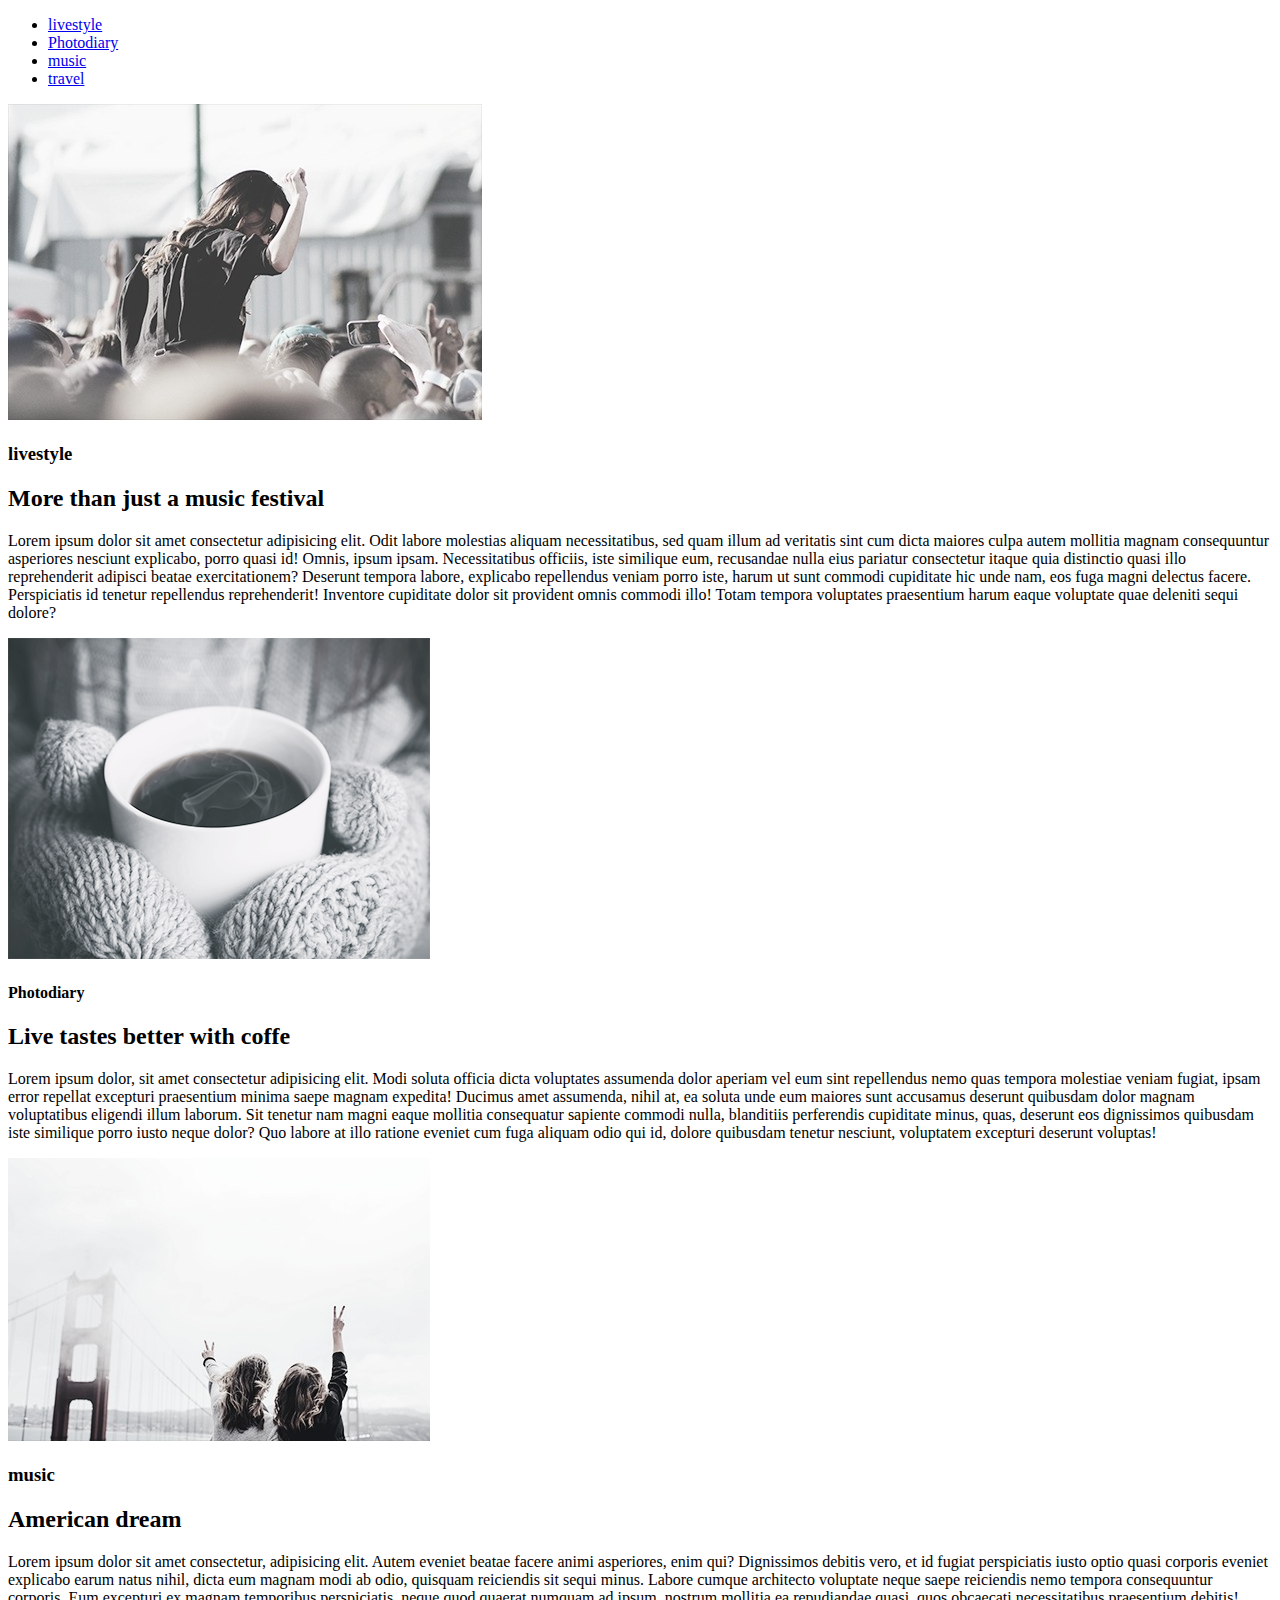
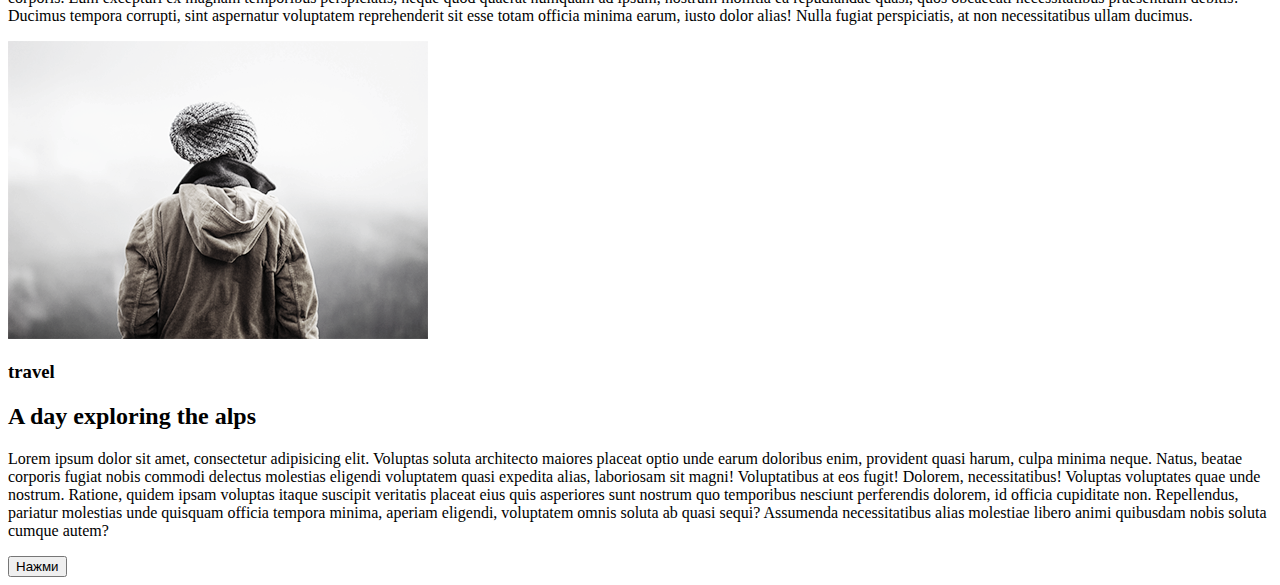
<file: Homework 1-2/index.html>
<!DOCTYPE html>
<html lang="en">
<head>
    <meta charset="UTF-8">
    <meta http-equiv="X-UA-Compatible" content="IE=edge">
    <meta name="viewport" content="width=device-width, initial-scale=1.0">
    <title>ДЗ 1-2</title>
</head>
<body>
    
    
    <header>
        <nav>
            <ul>
                <li>
                    <a href="#">livestyle</a>
                </li>
                <li>
                    <a href="#">Photodiary</a>
                </li>
                <li>
                    <a href="#">music</a>
                </li>
                <li>
                    <a href="#">travel</a>
                </li>
            </ul>
        </nav>
    </header>
        <main>
            <section>
             <img src="./img/ggggg2.jpeg" alt="ann">
             <h3>livestyle</h3>
             <h2>More than just a music festival</h2>
             <p>Lorem ipsum dolor sit amet consectetur adipisicing elit. Odit labore molestias aliquam necessitatibus, sed quam illum ad veritatis sint cum dicta maiores culpa autem mollitia magnam consequuntur asperiores nesciunt explicabo, porro quasi id! Omnis, ipsum ipsam. Necessitatibus officiis, iste similique eum, recusandae nulla eius pariatur consectetur itaque quia distinctio quasi illo reprehenderit adipisci beatae exercitationem? Deserunt tempora labore, explicabo repellendus veniam porro iste, harum ut sunt commodi cupiditate hic unde nam, eos fuga magni delectus facere. Perspiciatis id tenetur repellendus reprehenderit! Inventore cupiditate dolor sit provident omnis commodi illo! Totam tempora voluptates praesentium harum eaque voluptate quae deleniti sequi dolore?</p>
            </section> 
            <section>
             <img src="./img/anet1.png" alt="ann">
             <h4>Photodiary</h4>
             <h2>Live tastes better with coffe</h2>
             <p>Lorem ipsum dolor, sit amet consectetur adipisicing elit. Modi soluta officia dicta voluptates assumenda dolor aperiam vel eum sint repellendus nemo quas tempora molestiae veniam fugiat, ipsam error repellat excepturi praesentium minima saepe magnam expedita! Ducimus amet assumenda, nihil at, ea soluta unde eum maiores sunt accusamus deserunt quibusdam dolor magnam voluptatibus eligendi illum laborum. Sit tenetur nam magni eaque mollitia consequatur sapiente commodi nulla, blanditiis perferendis cupiditate minus, quas, deserunt eos dignissimos quibusdam iste similique porro iusto neque dolor? Quo labore at illo ratione eveniet cum fuga aliquam odio qui id, dolore quibusdam tenetur nesciunt, voluptatem excepturi deserunt voluptas!</p>
            </section>
            <section>
             <img src="./img/sea4.jpeg" alt="sea">
             <h3>music</h3>
             <h2>American dream</h2>
             <p>Lorem ipsum dolor sit amet consectetur, adipisicing elit. Autem eveniet beatae facere animi asperiores, enim qui? Dignissimos debitis vero, et id fugiat perspiciatis iusto optio quasi corporis eveniet explicabo earum natus nihil, dicta eum magnam modi ab odio, quisquam reiciendis sit sequi minus. Labore cumque architecto voluptate neque saepe reiciendis nemo tempora consequuntur corporis. Eum excepturi ex magnam temporibus perspiciatis, neque quod quaerat numquam ad ipsum, nostrum mollitia ea repudiandae quasi, quos obcaecati necessitatibus praesentium debitis! Ducimus tempora corrupti, sint aspernatur voluptatem reprehenderit sit esse totam officia minima earum, iusto dolor alias! Nulla fugiat perspiciatis, at non necessitatibus ullam ducimus.</p>
           </section>
            <section>
             <img src="./img/boy3.png" alt="people">
             <h3>travel</h3>
             <h2>A day exploring the alps</h2>
             <p>Lorem ipsum dolor sit amet, consectetur adipisicing elit. Voluptas soluta architecto maiores placeat optio unde earum doloribus enim, provident quasi harum, culpa minima neque. Natus, beatae corporis fugiat nobis commodi delectus molestias eligendi voluptatem quasi expedita alias, laboriosam sit magni! Voluptatibus at eos fugit! Dolorem, necessitatibus! Voluptas voluptates quae unde nostrum. Ratione, quidem ipsam voluptas itaque suscipit veritatis placeat eius quis asperiores sunt nostrum quo temporibus nesciunt perferendis dolorem, id officia cupiditate non. Repellendus, pariatur molestias unde quisquam officia tempora minima, aperiam eligendi, voluptatem omnis soluta ab quasi sequi? Assumenda necessitatibus alias molestiae libero animi quibusdam nobis soluta cumque autem?</p>
            </section>
        </main> 
   <button>Нажми</button>
</body>
</html>
</file>
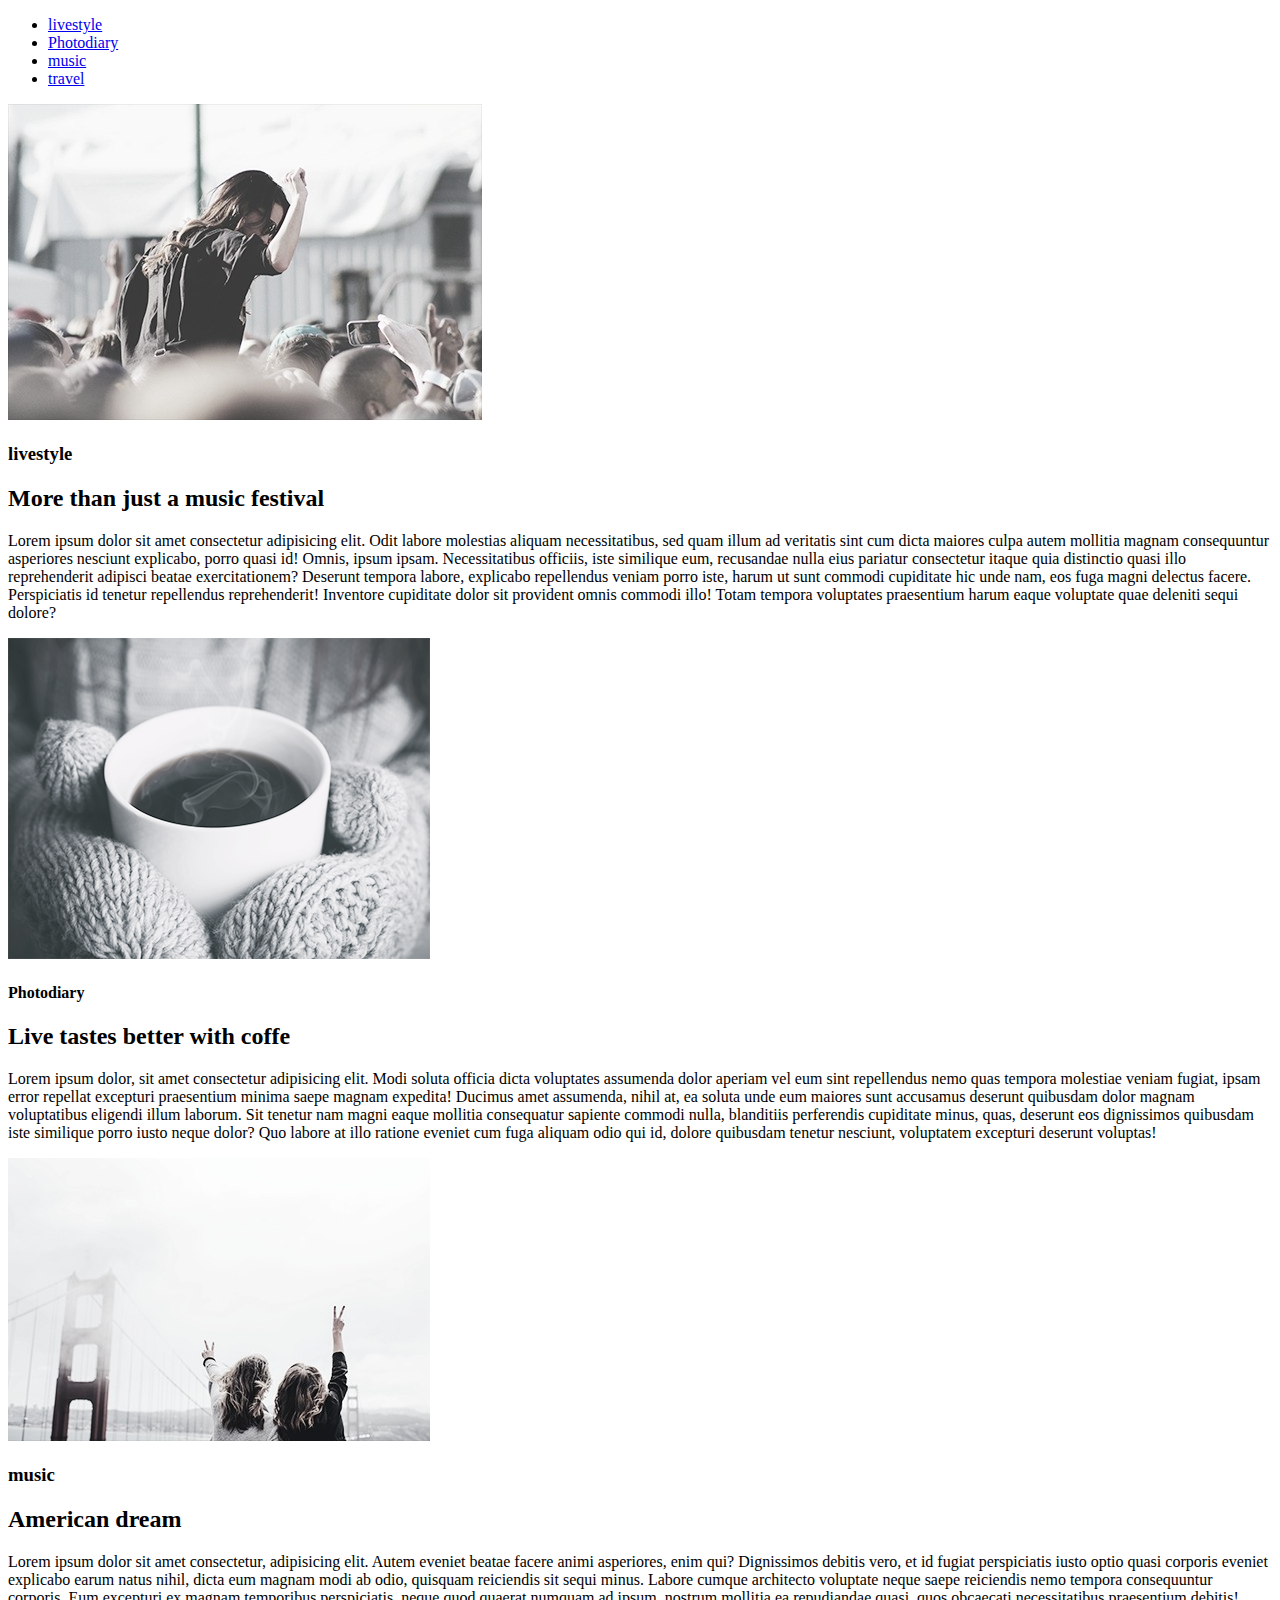
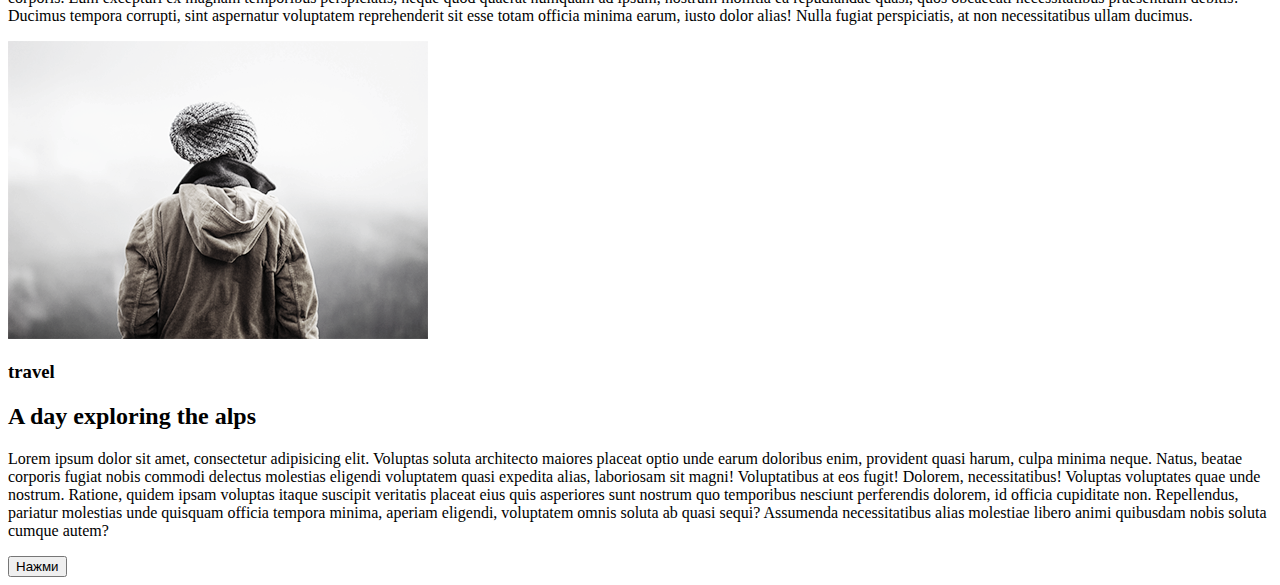
<file: Homework-3/index.html>
<!DOCTYPE html>
<html lang="en">
<head>
    <meta charset="UTF-8">
    <meta http-equiv="X-UA-Compatible" content="IE=edge">
    <meta name="viewport" content="width=device-width, initial-scale=1.0">
    <title>ДЗ 1-2</title>
</head>
<body>
    
    
    <header>
        <nav>
            <ul>
                <li>
                    <a href="#">livestyle</a>
                </li>
                <li>
                    <a href="#">Photodiary</a>
                </li>
                <li>
                    <a href="#">music</a>
                </li>
                <li>
                    <a href="#">travel</a>
                </li>
            </ul>
        </nav>
    </header>
        <main>
            <section>
             <img src="./img/eg.jpeg" alt="ann">
             <h3>livestyle</h3>
             <h2>More than just a music festival</h2>
             <p>Lorem ipsum dolor sit amet consectetur adipisicing elit. Odit labore molestias aliquam necessitatibus, sed quam illum ad veritatis sint cum dicta maiores culpa autem mollitia magnam consequuntur asperiores nesciunt explicabo, porro quasi id! Omnis, ipsum ipsam. Necessitatibus officiis, iste similique eum, recusandae nulla eius pariatur consectetur itaque quia distinctio quasi illo reprehenderit adipisci beatae exercitationem? Deserunt tempora labore, explicabo repellendus veniam porro iste, harum ut sunt commodi cupiditate hic unde nam, eos fuga magni delectus facere. Perspiciatis id tenetur repellendus reprehenderit! Inventore cupiditate dolor sit provident omnis commodi illo! Totam tempora voluptates praesentium harum eaque voluptate quae deleniti sequi dolore?</p>
            </section> 
            <section>
             <img src="./img/anet.png" alt="ann">
             <h4>Photodiary</h4>
             <h2>Live tastes better with coffe</h2>
             <p>Lorem ipsum dolor, sit amet consectetur adipisicing elit. Modi soluta officia dicta voluptates assumenda dolor aperiam vel eum sint repellendus nemo quas tempora molestiae veniam fugiat, ipsam error repellat excepturi praesentium minima saepe magnam expedita! Ducimus amet assumenda, nihil at, ea soluta unde eum maiores sunt accusamus deserunt quibusdam dolor magnam voluptatibus eligendi illum laborum. Sit tenetur nam magni eaque mollitia consequatur sapiente commodi nulla, blanditiis perferendis cupiditate minus, quas, deserunt eos dignissimos quibusdam iste similique porro iusto neque dolor? Quo labore at illo ratione eveniet cum fuga aliquam odio qui id, dolore quibusdam tenetur nesciunt, voluptatem excepturi deserunt voluptas!</p>
            </section>
            <section>
             <img src="./img/sea.jpeg" alt="sea">
             <h3>music</h3>
             <h2>American dream</h2>
             <p>Lorem ipsum dolor sit amet consectetur, adipisicing elit. Autem eveniet beatae facere animi asperiores, enim qui? Dignissimos debitis vero, et id fugiat perspiciatis iusto optio quasi corporis eveniet explicabo earum natus nihil, dicta eum magnam modi ab odio, quisquam reiciendis sit sequi minus. Labore cumque architecto voluptate neque saepe reiciendis nemo tempora consequuntur corporis. Eum excepturi ex magnam temporibus perspiciatis, neque quod quaerat numquam ad ipsum, nostrum mollitia ea repudiandae quasi, quos obcaecati necessitatibus praesentium debitis! Ducimus tempora corrupti, sint aspernatur voluptatem reprehenderit sit esse totam officia minima earum, iusto dolor alias! Nulla fugiat perspiciatis, at non necessitatibus ullam ducimus.</p>
           </section>
            <section>
             <img src="./img/boy.png" alt="people">
             <h3>travel</h3>
             <h2>A day exploring the alps</h2>
             <p>Lorem ipsum dolor sit amet, consectetur adipisicing elit. Voluptas soluta architecto maiores placeat optio unde earum doloribus enim, provident quasi harum, culpa minima neque. Natus, beatae corporis fugiat nobis commodi delectus molestias eligendi voluptatem quasi expedita alias, laboriosam sit magni! Voluptatibus at eos fugit! Dolorem, necessitatibus! Voluptas voluptates quae unde nostrum. Ratione, quidem ipsam voluptas itaque suscipit veritatis placeat eius quis asperiores sunt nostrum quo temporibus nesciunt perferendis dolorem, id officia cupiditate non. Repellendus, pariatur molestias unde quisquam officia tempora minima, aperiam eligendi, voluptatem omnis soluta ab quasi sequi? Assumenda necessitatibus alias molestiae libero animi quibusdam nobis soluta cumque autem?</p>
            </section>
        </main> 
   <button>Нажми</button>
</body>
</html>
</file>
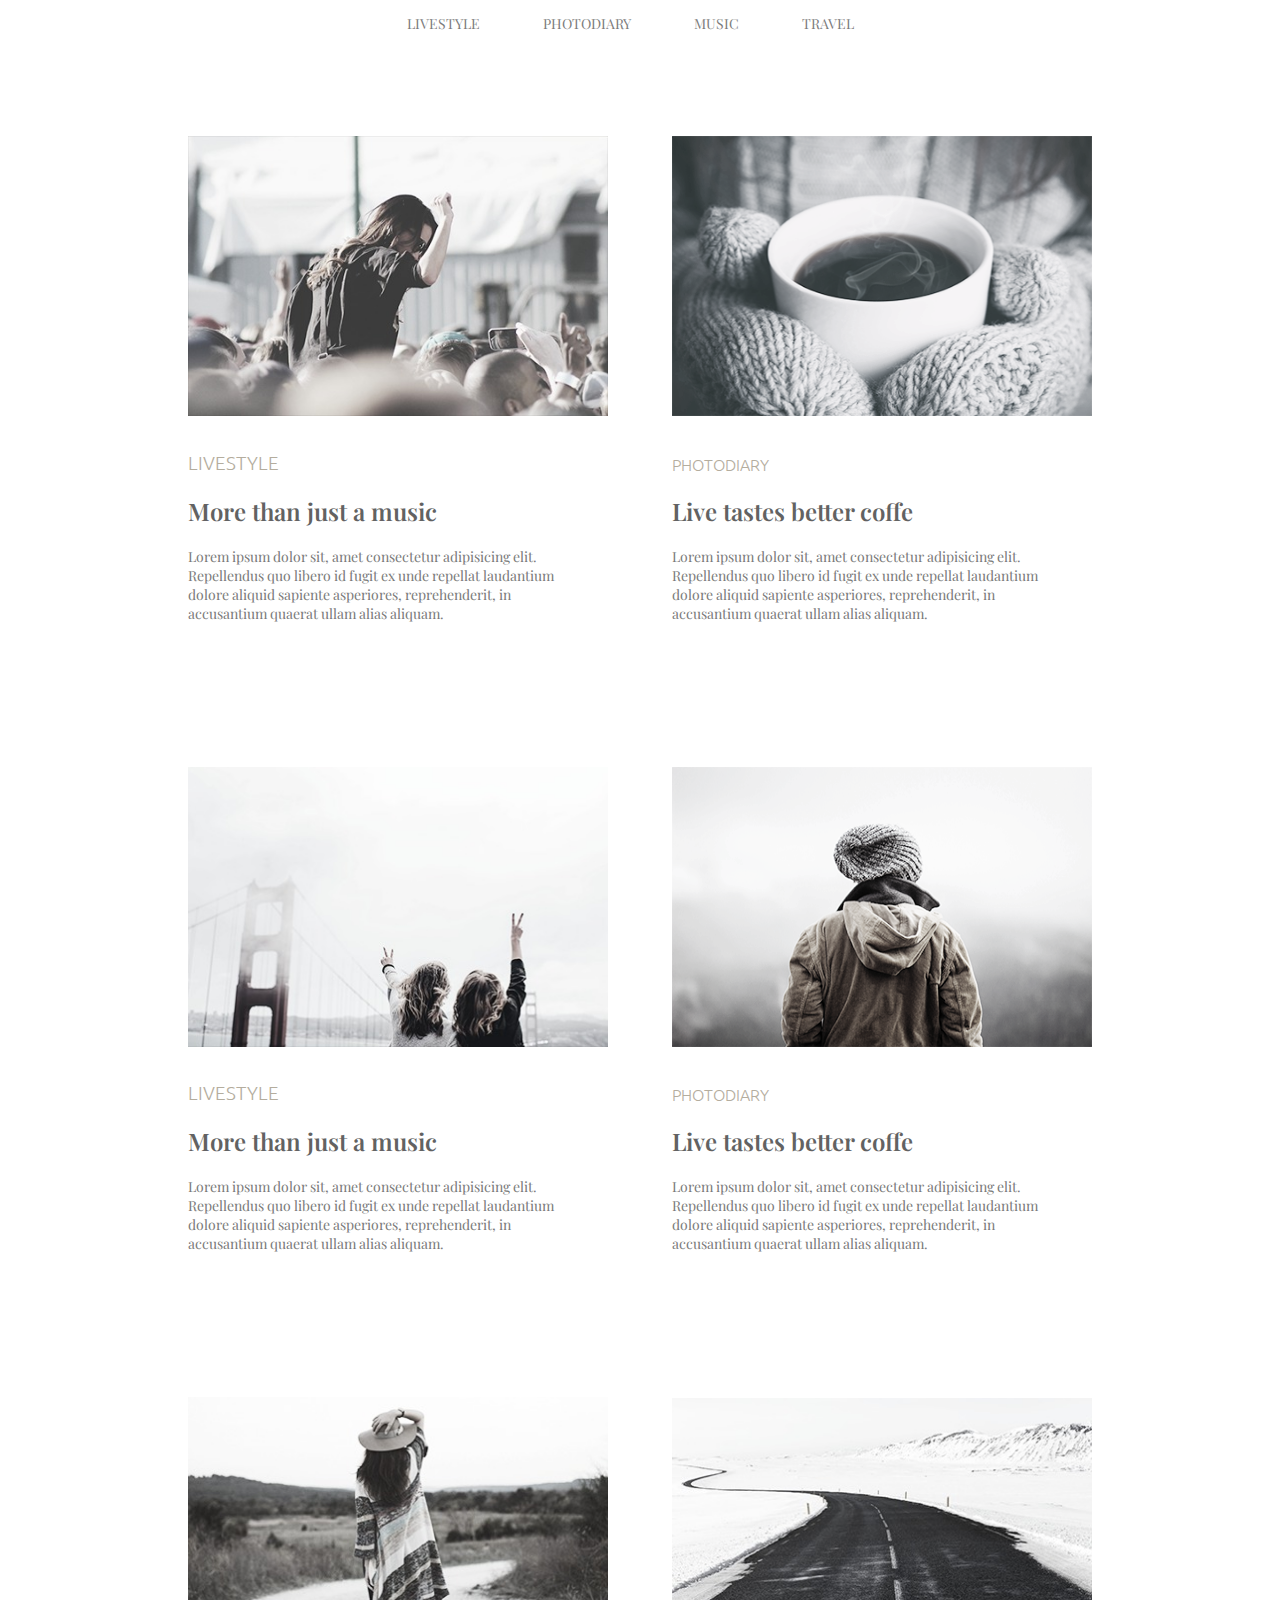
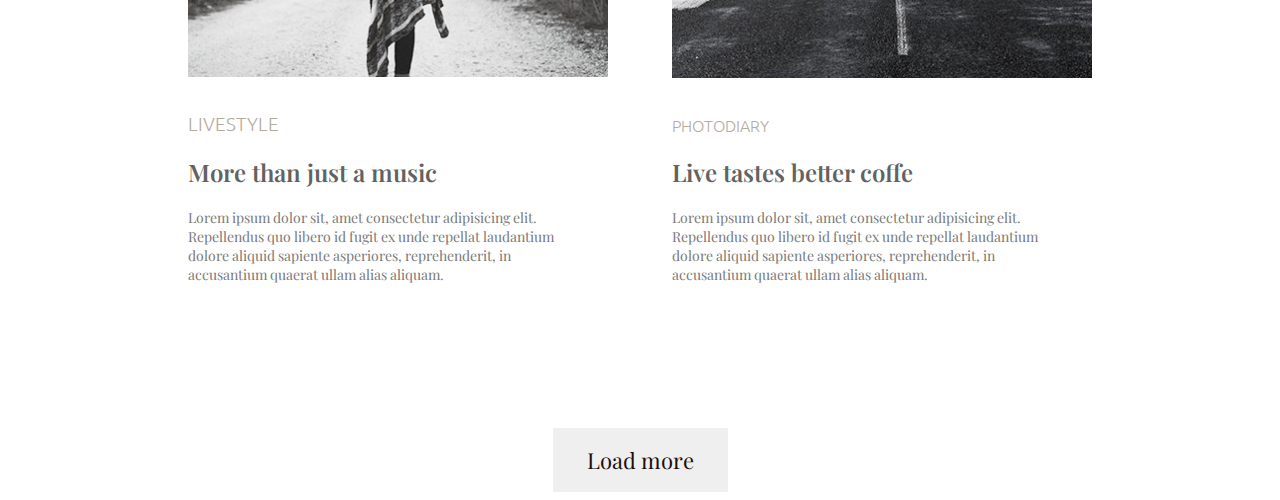
<file: Homework-5/index.html>
<!DOCTYPE html>
<html lang="en">
<head>
    <meta charset="UTF-8">
    <meta http-equiv="X-UA-Compatible" content="IE=edge">
    <meta name="viewport" content="width=device-width, initial-scale=1.0">
    <link rel="stylesheet" href="./css/styles.css">
    <title>дз-3</title>
</head>
<body>
    
    
    <header class="header">
        <nav class="menu">
            <ul class="menu_list">
                <li class="menu_list_item">
                    <a class="menu_list_item_link" href="#">livestyle</a>
                </li>
                <li class="menu_list_item">
                    <a class="menu_list_item_link" href="#">Photodiary</a>
                </li>
                <li class="menu_list_item">
                    <a class="menu_list_item_link" href="#">music</a>
                </li>
                <li class="menu_list_item">
                    <a class="menu_list_item_link" href="#">travel</a>
                </li>
            </ul>
        </nav>
    </header>
        <main class="main">
            <section class="card">
             <img class="card_img" src="./images/ggggg.jpeg" alt="ann">
             <h3 class="title">livestyle</h3>
             <h2 class="card_title">More than just a music </h2>
             <p class="card_text">Lorem ipsum dolor sit, amet consectetur adipisicing elit. Repellendus quo libero id fugit ex unde repellat laudantium dolore aliquid sapiente asperiores, reprehenderit, in accusantium quaerat ullam alias aliquam.</p>
            </section> 
            <section class="card">
             <img class="card_img" src="./images/anet.png" alt="ann">
             <h4 class="title">Photodiary </h4>
             <h2 class="card_title">Live tastes better coffe</h2>
             <p class="card_text">Lorem ipsum dolor sit, amet consectetur adipisicing elit. Repellendus quo libero id fugit ex unde repellat laudantium dolore aliquid sapiente asperiores, reprehenderit, in accusantium quaerat ullam alias aliquam. </p>
            </section>
            <section class="card">
            <img class="card_img" src="./images/sea.jpeg" alt="ann">
            <h3 class="title">livestyle</h3>
            <h2 class="card_title">More than just a music </h2>
            <p class="card_text">Lorem ipsum dolor sit, amet consectetur adipisicing elit. Repellendus quo libero id fugit ex unde repellat laudantium dolore aliquid sapiente asperiores, reprehenderit, in accusantium quaerat ullam alias aliquam.</p>                
            </section>
            <section class="card">
            <img class="card_img" src="./images/boy.png" alt="ann">
            <h4 class="title">Photodiary </h4>
            <h2 class="card_title">Live tastes better coffe</h2>
            <p class="card_text">Lorem ipsum dolor sit, amet consectetur adipisicing elit. Repellendus quo libero id fugit ex unde repellat laudantium dolore aliquid sapiente asperiores, reprehenderit, in accusantium quaerat ullam alias aliquam. </p>
            </section> 
            <section class="card">
            <img class="card_img" src="./images/mmm.jpeg" alt="ann">
            <h3 class="title">livestyle</h3>
            <h2 class="card_title">More than just a music </h2>
            <p class="card_text">Lorem ipsum dolor sit, amet consectetur adipisicing elit. Repellendus quo libero id fugit ex unde repellat laudantium dolore aliquid sapiente asperiores, reprehenderit, in accusantium quaerat ullam alias aliquam.</p>
            </section> 
            <section class="card">
            <img class="card_img" src="./images/resb.jpeg" alt="ann">
            <h4 class="title">Photodiary </h4>
            <h2 class="card_title">Live tastes better coffe</h2>
            <p class="card_text">Lorem ipsum dolor sit, amet consectetur adipisicing elit. Repellendus quo libero id fugit ex unde repellat laudantium dolore aliquid sapiente asperiores, reprehenderit, in accusantium quaerat ullam alias aliquam. </p>
            </section>
            <button class="card_btn">Load more</button>  
        </main> 
   
</body>
</html>
</file>
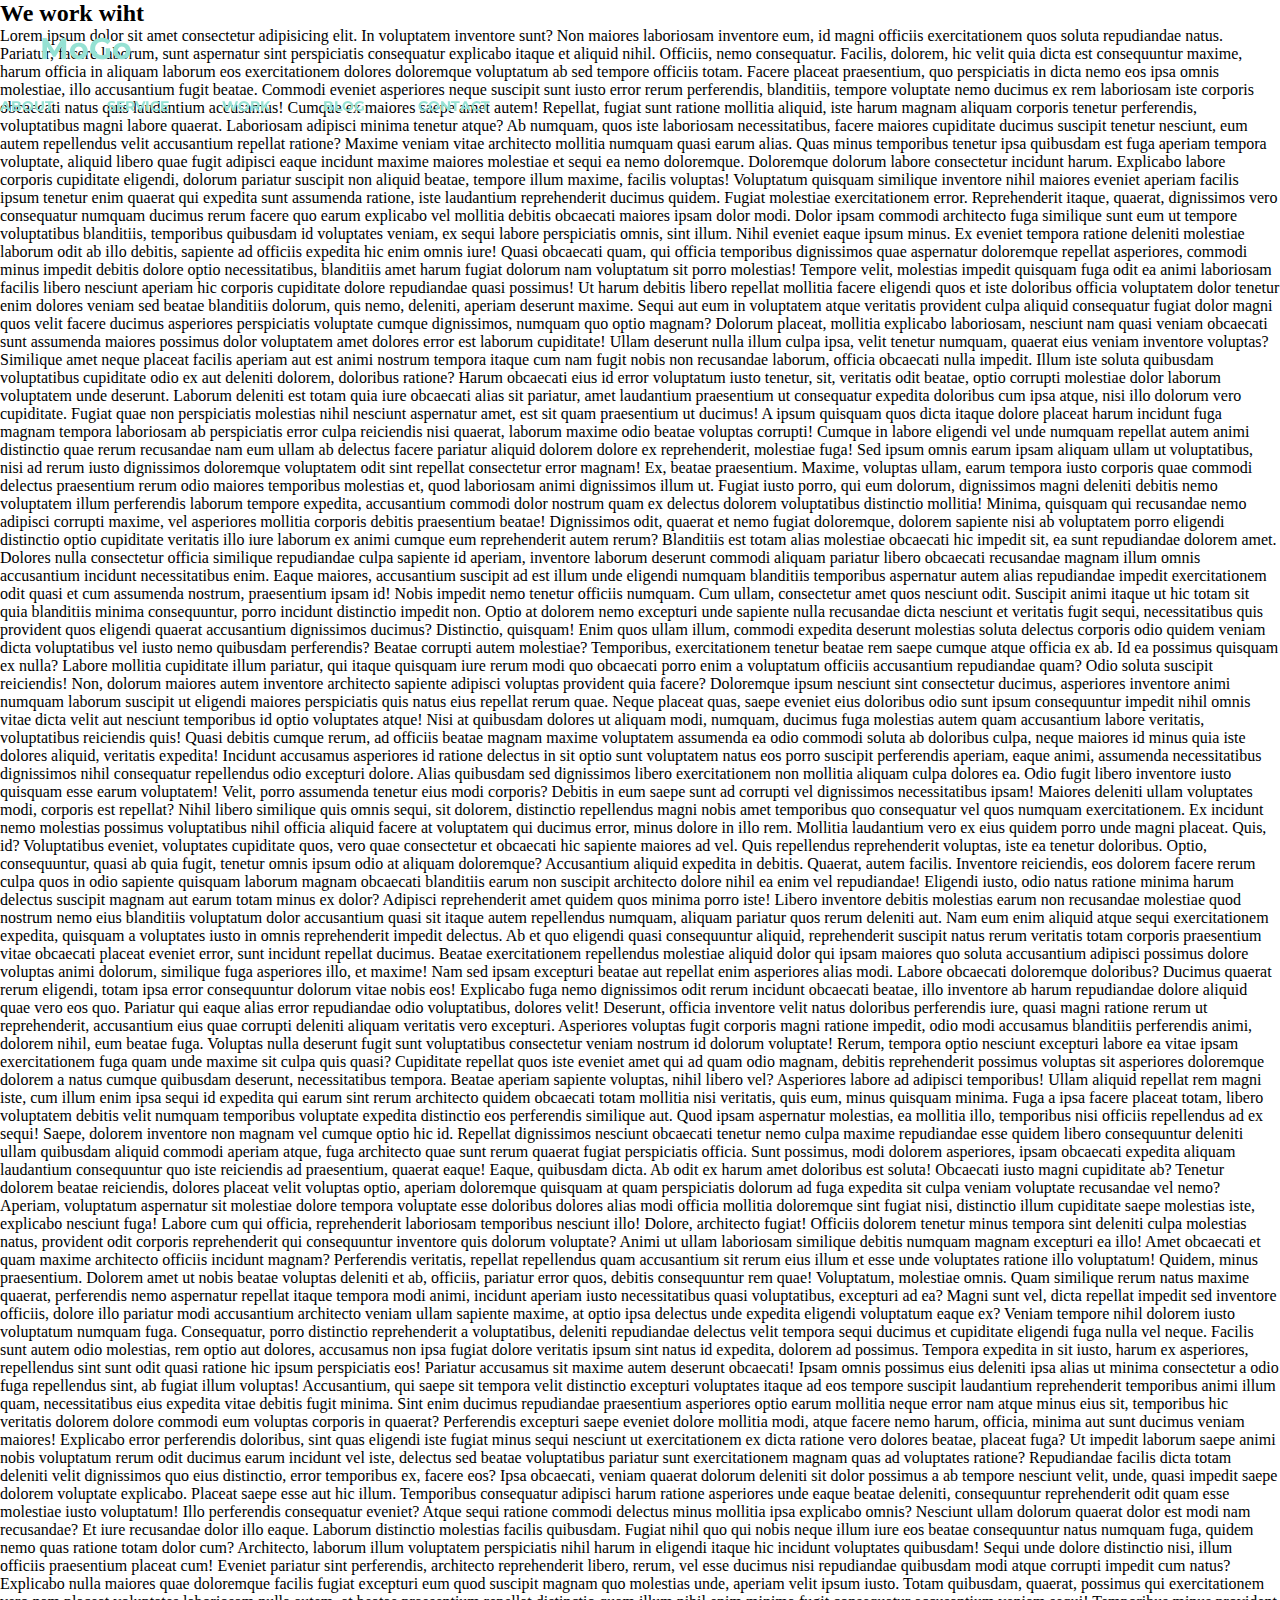
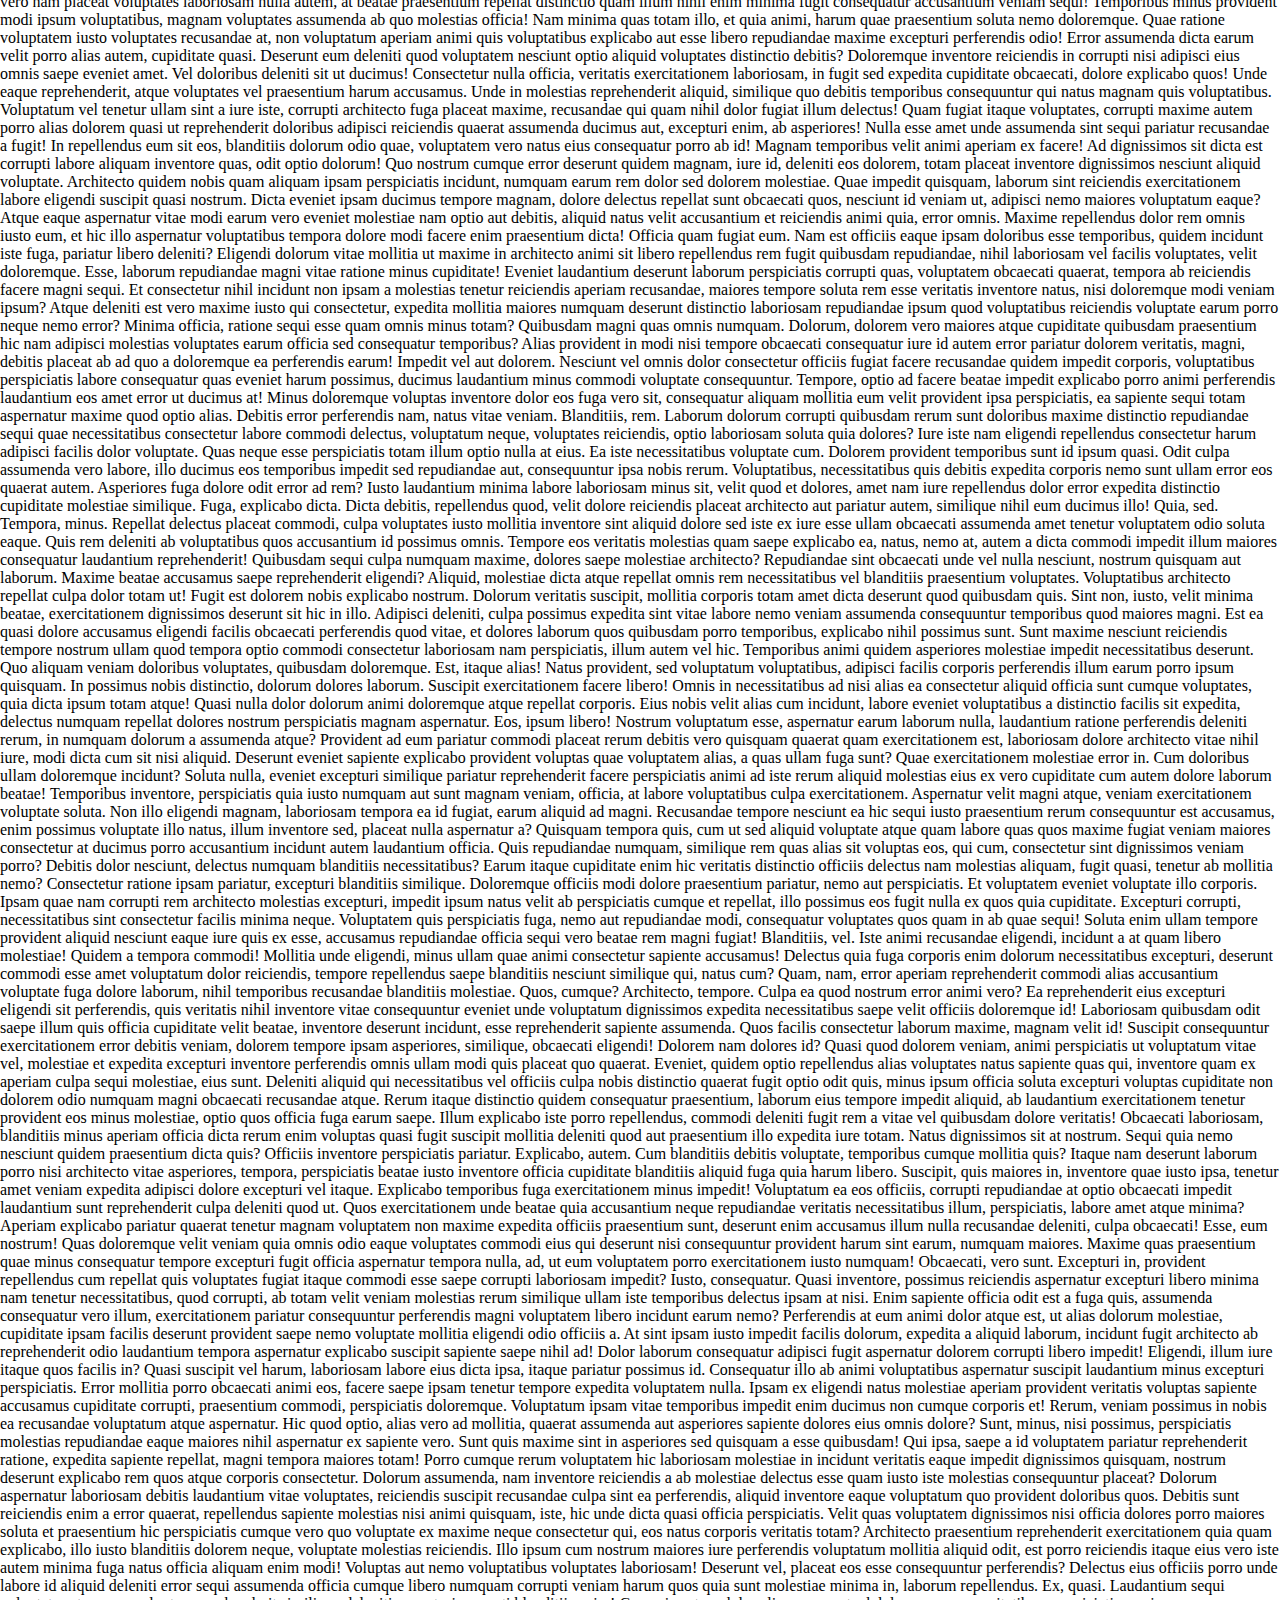
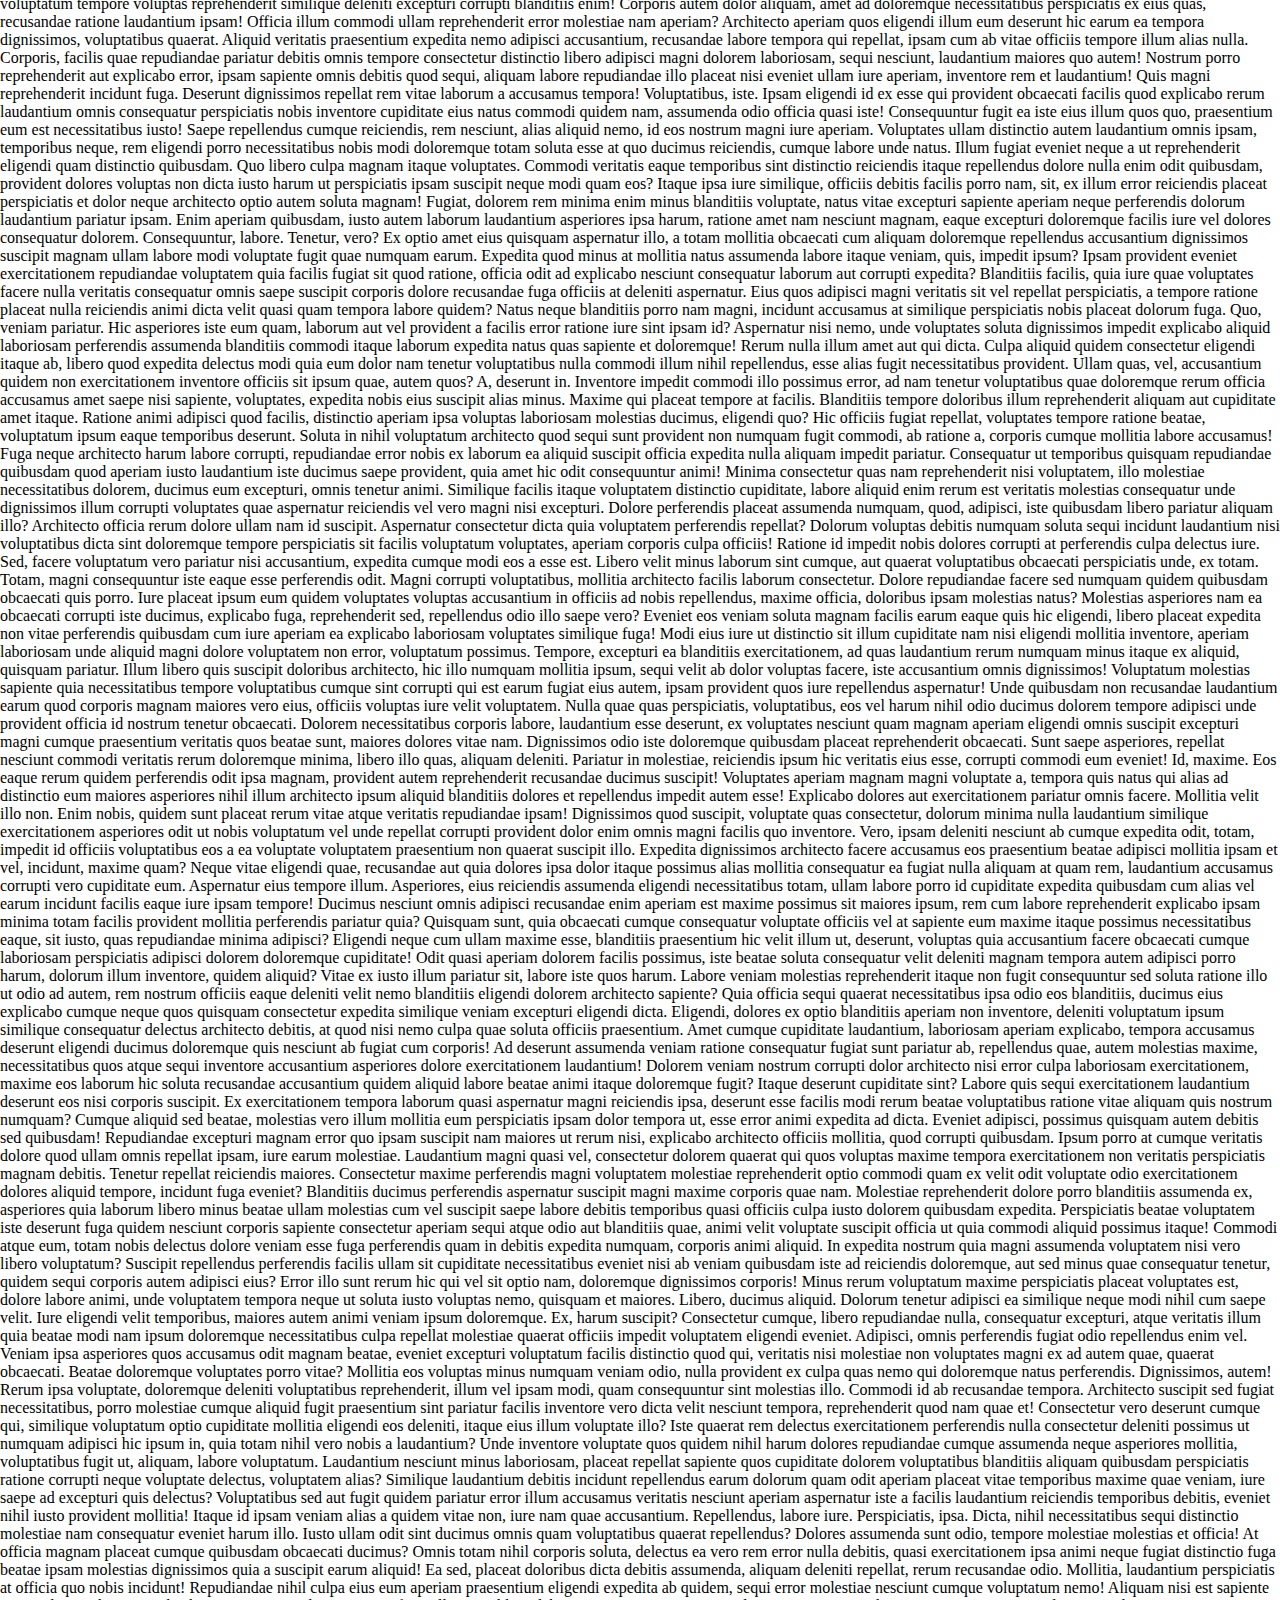
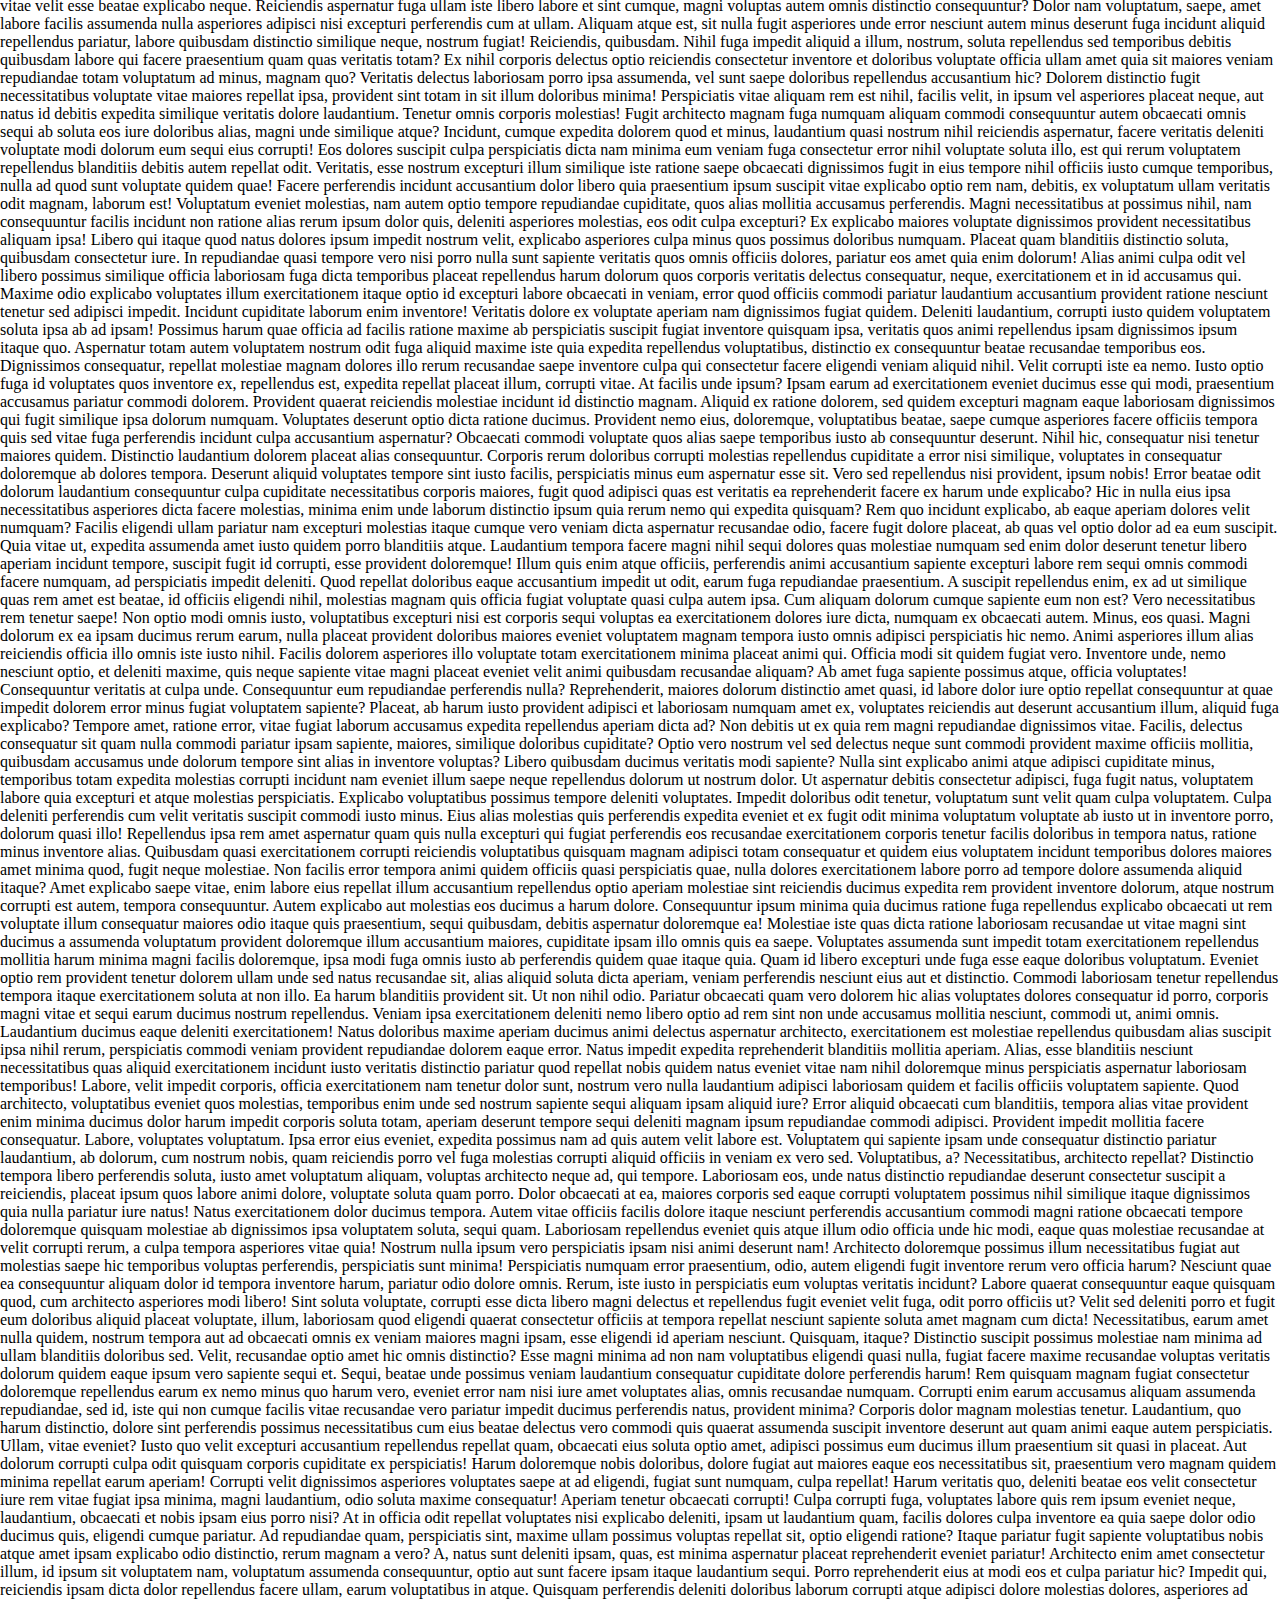
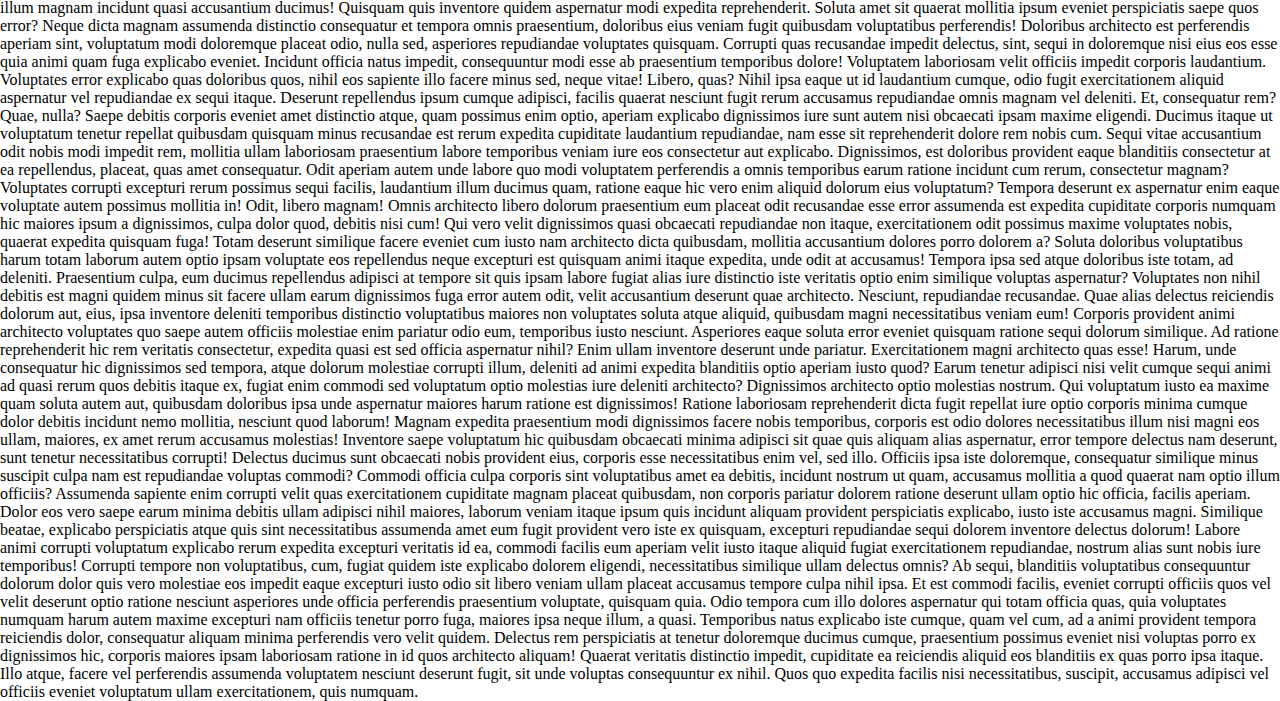
<file: Homework-8/index.html>
<!DOCTYPE html>
<html lang="en">
<head>
    <meta charset="UTF-8">
    <meta http-equiv="X-UA-Compatible" content="IE=edge">
    <meta name="viewport" content="width=device-width, initial-scale=1.0">
    <link rel="stylesheet" href="./css/styles.css">
    <title>Модуль-5</title>
</head>
<body>
    <header class="header">
        <div class="header_wrapper">
        <h1 class="logo">
            <a href="#" class="logo_link">MoGo</a>
        </h1>
        </div>
        <nav class="menu">
             <ul class="menu_list">
                 <li class="menu_list_item">
                     <a class="list_item_link" href="#">About</a>
                 </li>
                 <li class="menu_list_item">
                    <a class="list_item_link" href="#">Service</a>
                </li>
                <li class="menu_list_item">
                    <a class="list_item_link" href="#">Work</a>
                </li>
                <li class="menu_list_item">
                    <a class="list_item_link" href="#">Blog</a>
                </li>
                <li class="menu_list_item">
                    <a class="list_item_link" href="#">Contact</a>
                </li>
             </ul>
        </nav>
    </header>

    <main class="main">
     <h2 class="title">We work wiht</h2>
     <p>Lorem ipsum dolor sit amet consectetur adipisicing elit. In voluptatem inventore sunt? Non maiores laboriosam inventore eum, id magni officiis exercitationem quos soluta repudiandae natus. Pariatur, facere laborum, sunt aspernatur sint perspiciatis consequatur explicabo itaque et aliquid nihil. Officiis, nemo consequatur. Facilis, dolorem, hic velit quia dicta est consequuntur maxime, harum officia in aliquam laborum eos exercitationem dolores doloremque voluptatum ab sed tempore officiis totam. Facere placeat praesentium, quo perspiciatis in dicta nemo eos ipsa omnis molestiae, illo accusantium fugit beatae. Commodi eveniet asperiores neque suscipit sunt iusto error rerum perferendis, blanditiis, tempore voluptate nemo ducimus ex rem laboriosam iste corporis obcaecati natus quis laudantium accusamus! Cumque ex maiores saepe amet autem! Repellat, fugiat sunt ratione mollitia aliquid, iste harum magnam aliquam corporis tenetur perferendis, voluptatibus magni labore quaerat. Laboriosam adipisci minima tenetur atque? Ab numquam, quos iste laboriosam necessitatibus, facere maiores cupiditate ducimus suscipit tenetur nesciunt, eum autem repellendus velit accusantium repellat ratione? Maxime veniam vitae architecto mollitia numquam quasi earum alias. Quas minus temporibus tenetur ipsa quibusdam est fuga aperiam tempora voluptate, aliquid libero quae fugit adipisci eaque incidunt maxime maiores molestiae et sequi ea nemo doloremque. Doloremque dolorum labore consectetur incidunt harum. Explicabo labore corporis cupiditate eligendi, dolorum pariatur suscipit non aliquid beatae, tempore illum maxime, facilis voluptas! Voluptatum quisquam similique inventore nihil maiores eveniet aperiam facilis ipsum tenetur enim quaerat qui expedita sunt assumenda ratione, iste laudantium reprehenderit ducimus quidem. Fugiat molestiae exercitationem error. Reprehenderit itaque, quaerat, dignissimos vero consequatur numquam ducimus rerum facere quo earum explicabo vel mollitia debitis obcaecati maiores ipsam dolor modi. Dolor ipsam commodi architecto fuga similique sunt eum ut tempore voluptatibus blanditiis, temporibus quibusdam id voluptates veniam, ex sequi labore perspiciatis omnis, sint illum. Nihil eveniet eaque ipsum minus. Ex eveniet tempora ratione deleniti molestiae laborum odit ab illo debitis, sapiente ad officiis expedita hic enim omnis iure! Quasi obcaecati quam, qui officia temporibus dignissimos quae aspernatur doloremque repellat asperiores, commodi minus impedit debitis dolore optio necessitatibus, blanditiis amet harum fugiat dolorum nam voluptatum sit porro molestias! Tempore velit, molestias impedit quisquam fuga odit ea animi laboriosam facilis libero nesciunt aperiam hic corporis cupiditate dolore repudiandae quasi possimus! Ut harum debitis libero repellat mollitia facere eligendi quos et iste doloribus officia voluptatem dolor tenetur enim dolores veniam sed beatae blanditiis dolorum, quis nemo, deleniti, aperiam deserunt maxime. Sequi aut eum in voluptatem atque veritatis provident culpa aliquid consequatur fugiat dolor magni quos velit facere ducimus asperiores perspiciatis voluptate cumque dignissimos, numquam quo optio magnam? Dolorum placeat, mollitia explicabo laboriosam, nesciunt nam quasi veniam obcaecati sunt assumenda maiores possimus dolor voluptatem amet dolores error est laborum cupiditate! Ullam deserunt nulla illum culpa ipsa, velit tenetur numquam, quaerat eius veniam inventore voluptas? Similique amet neque placeat facilis aperiam aut est animi nostrum tempora itaque cum nam fugit nobis non recusandae laborum, officia obcaecati nulla impedit. Illum iste soluta quibusdam voluptatibus cupiditate odio ex aut deleniti dolorem, doloribus ratione? Harum obcaecati eius id error voluptatum iusto tenetur, sit, veritatis odit beatae, optio corrupti molestiae dolor laborum voluptatem unde deserunt. Laborum deleniti est totam quia iure obcaecati alias sit pariatur, amet laudantium praesentium ut consequatur expedita doloribus cum ipsa atque, nisi illo dolorum vero cupiditate. Fugiat quae non perspiciatis molestias nihil nesciunt aspernatur amet, est sit quam praesentium ut ducimus! A ipsum quisquam quos dicta itaque dolore placeat harum incidunt fuga magnam tempora laboriosam ab perspiciatis error culpa reiciendis nisi quaerat, laborum maxime odio beatae voluptas corrupti! Cumque in labore eligendi vel unde numquam repellat autem animi distinctio quae rerum recusandae nam eum ullam ab delectus facere pariatur aliquid dolorem dolore ex reprehenderit, molestiae fuga! Sed ipsum omnis earum ipsam aliquam ullam ut voluptatibus, nisi ad rerum iusto dignissimos doloremque voluptatem odit sint repellat consectetur error magnam! Ex, beatae praesentium. Maxime, voluptas ullam, earum tempora iusto corporis quae commodi delectus praesentium rerum odio maiores temporibus molestias et, quod laboriosam animi dignissimos illum ut. Fugiat iusto porro, qui eum dolorum, dignissimos magni deleniti debitis nemo voluptatem illum perferendis laborum tempore expedita, accusantium commodi dolor nostrum quam ex delectus dolorem voluptatibus distinctio mollitia! Minima, quisquam qui recusandae nemo adipisci corrupti maxime, vel asperiores mollitia corporis debitis praesentium beatae! Dignissimos odit, quaerat et nemo fugiat doloremque, dolorem sapiente nisi ab voluptatem porro eligendi distinctio optio cupiditate veritatis illo iure laborum ex animi cumque eum reprehenderit autem rerum? Blanditiis est totam alias molestiae obcaecati hic impedit sit, ea sunt repudiandae dolorem amet. Dolores nulla consectetur officia similique repudiandae culpa sapiente id aperiam, inventore laborum deserunt commodi aliquam pariatur libero obcaecati recusandae magnam illum omnis accusantium incidunt necessitatibus enim. Eaque maiores, accusantium suscipit ad est illum unde eligendi numquam blanditiis temporibus aspernatur autem alias repudiandae impedit exercitationem odit quasi et cum assumenda nostrum, praesentium ipsam id! Nobis impedit nemo tenetur officiis numquam. Cum ullam, consectetur amet quos nesciunt odit. Suscipit animi itaque ut hic totam sit quia blanditiis minima consequuntur, porro incidunt distinctio impedit non. Optio at dolorem nemo excepturi unde sapiente nulla recusandae dicta nesciunt et veritatis fugit sequi, necessitatibus quis provident quos eligendi quaerat accusantium dignissimos ducimus? Distinctio, quisquam! Enim quos ullam illum, commodi expedita deserunt molestias soluta delectus corporis odio quidem veniam dicta voluptatibus vel iusto nemo quibusdam perferendis? Beatae corrupti autem molestiae? Temporibus, exercitationem tenetur beatae rem saepe cumque atque officia ex ab. Id ea possimus quisquam ex nulla? Labore mollitia cupiditate illum pariatur, qui itaque quisquam iure rerum modi quo obcaecati porro enim a voluptatum officiis accusantium repudiandae quam? Odio soluta suscipit reiciendis! Non, dolorum maiores autem inventore architecto sapiente adipisci voluptas provident quia facere? Doloremque ipsum nesciunt sint consectetur ducimus, asperiores inventore animi numquam laborum suscipit ut eligendi maiores perspiciatis quis natus eius repellat rerum quae. Neque placeat quas, saepe eveniet eius doloribus odio sunt ipsum consequuntur impedit nihil omnis vitae dicta velit aut nesciunt temporibus id optio voluptates atque! Nisi at quibusdam dolores ut aliquam modi, numquam, ducimus fuga molestias autem quam accusantium labore veritatis, voluptatibus reiciendis quis! Quasi debitis cumque rerum, ad officiis beatae magnam maxime voluptatem assumenda ea odio commodi soluta ab doloribus culpa, neque maiores id minus quia iste dolores aliquid, veritatis expedita! Incidunt accusamus asperiores id ratione delectus in sit optio sunt voluptatem natus eos porro suscipit perferendis aperiam, eaque animi, assumenda necessitatibus dignissimos nihil consequatur repellendus odio excepturi dolore. Alias quibusdam sed dignissimos libero exercitationem non mollitia aliquam culpa dolores ea. Odio fugit libero inventore iusto quisquam esse earum voluptatem! Velit, porro assumenda tenetur eius modi corporis? Debitis in eum saepe sunt ad corrupti vel dignissimos necessitatibus ipsam! Maiores deleniti ullam voluptates modi, corporis est repellat? Nihil libero similique quis omnis sequi, sit dolorem, distinctio repellendus magni nobis amet temporibus quo consequatur vel quos numquam exercitationem. Ex incidunt nemo molestias possimus voluptatibus nihil officia aliquid facere at voluptatem qui ducimus error, minus dolore in illo rem. Mollitia laudantium vero ex eius quidem porro unde magni placeat. Quis, id? Voluptatibus eveniet, voluptates cupiditate quos, vero quae consectetur et obcaecati hic sapiente maiores ad vel. Quis repellendus reprehenderit voluptas, iste ea tenetur doloribus. Optio, consequuntur, quasi ab quia fugit, tenetur omnis ipsum odio at aliquam doloremque? Accusantium aliquid expedita in debitis. Quaerat, autem facilis. Inventore reiciendis, eos dolorem facere rerum culpa quos in odio sapiente quisquam laborum magnam obcaecati blanditiis earum non suscipit architecto dolore nihil ea enim vel repudiandae! Eligendi iusto, odio natus ratione minima harum delectus suscipit magnam aut earum totam minus ex dolor? Adipisci reprehenderit amet quidem quos minima porro iste! Libero inventore debitis molestias earum non recusandae molestiae quod nostrum nemo eius blanditiis voluptatum dolor accusantium quasi sit itaque autem repellendus numquam, aliquam pariatur quos rerum deleniti aut. Nam eum enim aliquid atque sequi exercitationem expedita, quisquam a voluptates iusto in omnis reprehenderit impedit delectus. Ab et quo eligendi quasi consequuntur aliquid, reprehenderit suscipit natus rerum veritatis totam corporis praesentium vitae obcaecati placeat eveniet error, sunt incidunt repellat ducimus. Beatae exercitationem repellendus molestiae aliquid dolor qui ipsam maiores quo soluta accusantium adipisci possimus dolore voluptas animi dolorum, similique fuga asperiores illo, et maxime! Nam sed ipsam excepturi beatae aut repellat enim asperiores alias modi. Labore obcaecati doloremque doloribus? Ducimus quaerat rerum eligendi, totam ipsa error consequuntur dolorum vitae nobis eos! Explicabo fuga nemo dignissimos odit rerum incidunt obcaecati beatae, illo inventore ab harum repudiandae dolore aliquid quae vero eos quo. Pariatur qui eaque alias error repudiandae odio voluptatibus, dolores velit! Deserunt, officia inventore velit natus doloribus perferendis iure, quasi magni ratione rerum ut reprehenderit, accusantium eius quae corrupti deleniti aliquam veritatis vero excepturi. Asperiores voluptas fugit corporis magni ratione impedit, odio modi accusamus blanditiis perferendis animi, dolorem nihil, eum beatae fuga. Voluptas nulla deserunt fugit sunt voluptatibus consectetur veniam nostrum id dolorum voluptate! Rerum, tempora optio nesciunt excepturi labore ea vitae ipsam exercitationem fuga quam unde maxime sit culpa quis quasi? Cupiditate repellat quos iste eveniet amet qui ad quam odio magnam, debitis reprehenderit possimus voluptas sit asperiores doloremque dolorem a natus cumque quibusdam deserunt, necessitatibus tempora. Beatae aperiam sapiente voluptas, nihil libero vel? Asperiores labore ad adipisci temporibus! Ullam aliquid repellat rem magni iste, cum illum enim ipsa sequi id expedita qui earum sint rerum architecto quidem obcaecati totam mollitia nisi veritatis, quis eum, minus quisquam minima. Fuga a ipsa facere placeat totam, libero voluptatem debitis velit numquam temporibus voluptate expedita distinctio eos perferendis similique aut. Quod ipsam aspernatur molestias, ea mollitia illo, temporibus nisi officiis repellendus ad ex sequi! Saepe, dolorem inventore non magnam vel cumque optio hic id. Repellat dignissimos nesciunt obcaecati tenetur nemo culpa maxime repudiandae esse quidem libero consequuntur deleniti ullam quibusdam aliquid commodi aperiam atque, fuga architecto quae sunt rerum quaerat fugiat perspiciatis officia. Sunt possimus, modi dolorem asperiores, ipsam obcaecati expedita aliquam laudantium consequuntur quo iste reiciendis ad praesentium, quaerat eaque! Eaque, quibusdam dicta. Ab odit ex harum amet doloribus est soluta! Obcaecati iusto magni cupiditate ab? Tenetur dolorem beatae reiciendis, dolores placeat velit voluptas optio, aperiam doloremque quisquam at quam perspiciatis dolorum ad fuga expedita sit culpa veniam voluptate recusandae vel nemo? Aperiam, voluptatum aspernatur sit molestiae dolore tempora voluptate esse doloribus dolores alias modi officia mollitia doloremque sint fugiat nisi, distinctio illum cupiditate saepe molestias iste, explicabo nesciunt fuga! Labore cum qui officia, reprehenderit laboriosam temporibus nesciunt illo! Dolore, architecto fugiat! Officiis dolorem tenetur minus tempora sint deleniti culpa molestias natus, provident odit corporis reprehenderit qui consequuntur inventore quis dolorum voluptate? Animi ut ullam laboriosam similique debitis numquam magnam excepturi ea illo! Amet obcaecati et quam maxime architecto officiis incidunt magnam? Perferendis veritatis, repellat repellendus quam accusantium sit rerum eius illum et esse unde voluptates ratione illo voluptatum! Quidem, minus praesentium. Dolorem amet ut nobis beatae voluptas deleniti et ab, officiis, pariatur error quos, debitis consequuntur rem quae! Voluptatum, molestiae omnis. Quam similique rerum natus maxime quaerat, perferendis nemo aspernatur repellat itaque tempora modi animi, incidunt aperiam iusto necessitatibus quasi voluptatibus, excepturi ad ea? Magni sunt vel, dicta repellat impedit sed inventore officiis, dolore illo pariatur modi accusantium architecto veniam ullam sapiente maxime, at optio ipsa delectus unde expedita eligendi voluptatum eaque ex? Veniam tempore nihil dolorem iusto voluptatum numquam fuga. Consequatur, porro distinctio reprehenderit a voluptatibus, deleniti repudiandae delectus velit tempora sequi ducimus et cupiditate eligendi fuga nulla vel neque. Facilis sunt autem odio molestias, rem optio aut dolores, accusamus non ipsa fugiat dolore veritatis ipsum sint natus id expedita, dolorem ad possimus. Tempora expedita in sit iusto, harum ex asperiores, repellendus sint sunt odit quasi ratione hic ipsum perspiciatis eos! Pariatur accusamus sit maxime autem deserunt obcaecati! Ipsam omnis possimus eius deleniti ipsa alias ut minima consectetur a odio fuga repellendus sint, ab fugiat illum voluptas! Accusantium, qui saepe sit tempora velit distinctio excepturi voluptates itaque ad eos tempore suscipit laudantium reprehenderit temporibus animi illum quam, necessitatibus eius expedita vitae debitis fugit minima. Sint enim ducimus repudiandae praesentium asperiores optio earum mollitia neque error nam atque minus eius sit, temporibus hic veritatis dolorem dolore commodi eum voluptas corporis in quaerat? Perferendis excepturi saepe eveniet dolore mollitia modi, atque facere nemo harum, officia, minima aut sunt ducimus veniam maiores! Explicabo error perferendis doloribus, sint quas eligendi iste fugiat minus sequi nesciunt ut exercitationem ex dicta ratione vero dolores beatae, placeat fuga? Ut impedit laborum saepe animi nobis voluptatum rerum odit ducimus earum incidunt vel iste, delectus sed beatae voluptatibus pariatur sunt exercitationem magnam quas ad voluptates ratione? Repudiandae facilis dicta totam deleniti velit dignissimos quo eius distinctio, error temporibus ex, facere eos? Ipsa obcaecati, veniam quaerat dolorum deleniti sit dolor possimus a ab tempore nesciunt velit, unde, quasi impedit saepe dolorem voluptate explicabo. Placeat saepe esse aut hic illum. Temporibus consequatur adipisci harum ratione asperiores unde eaque beatae deleniti, consequuntur reprehenderit odit quam esse molestiae iusto voluptatum! Illo perferendis consequatur eveniet? Atque sequi ratione commodi delectus minus mollitia ipsa explicabo omnis? Nesciunt ullam dolorum quaerat dolor est modi nam recusandae? Et iure recusandae dolor illo eaque. Laborum distinctio molestias facilis quibusdam. Fugiat nihil quo qui nobis neque illum iure eos beatae consequuntur natus numquam fuga, quidem nemo quas ratione totam dolor cum? Architecto, laborum illum voluptatem perspiciatis nihil harum in eligendi itaque hic incidunt voluptates quibusdam! Sequi unde dolore distinctio nisi, illum officiis praesentium placeat cum! Eveniet pariatur sint perferendis, architecto reprehenderit libero, rerum, vel esse ducimus nisi repudiandae quibusdam modi atque corrupti impedit cum natus? Explicabo nulla maiores quae doloremque facilis fugiat excepturi eum quod suscipit magnam quo molestias unde, aperiam velit ipsum iusto. Totam quibusdam, quaerat, possimus qui exercitationem vero nam placeat voluptates laboriosam nulla autem, at beatae praesentium repellat distinctio quam illum nihil enim minima fugit consequatur accusantium veniam sequi! Temporibus minus provident modi ipsum voluptatibus, magnam voluptates assumenda ab quo molestias officia! Nam minima quas totam illo, et quia animi, harum quae praesentium soluta nemo doloremque. Quae ratione voluptatem iusto voluptates recusandae at, non voluptatum aperiam animi quis voluptatibus explicabo aut esse libero repudiandae maxime excepturi perferendis odio! Error assumenda dicta earum velit porro alias autem, cupiditate quasi. Deserunt eum deleniti quod voluptatem nesciunt optio aliquid voluptates distinctio debitis? Doloremque inventore reiciendis in corrupti nisi adipisci eius omnis saepe eveniet amet. Vel doloribus deleniti sit ut ducimus! Consectetur nulla officia, veritatis exercitationem laboriosam, in fugit sed expedita cupiditate obcaecati, dolore explicabo quos! Unde eaque reprehenderit, atque voluptates vel praesentium harum accusamus. Unde in molestias reprehenderit aliquid, similique quo debitis temporibus consequuntur qui natus magnam quis voluptatibus. Voluptatum vel tenetur ullam sint a iure iste, corrupti architecto fuga placeat maxime, recusandae qui quam nihil dolor fugiat illum delectus! Quam fugiat itaque voluptates, corrupti maxime autem porro alias dolorem quasi ut reprehenderit doloribus adipisci reiciendis quaerat assumenda ducimus aut, excepturi enim, ab asperiores! Nulla esse amet unde assumenda sint sequi pariatur recusandae a fugit! In repellendus eum sit eos, blanditiis dolorum odio quae, voluptatem vero natus eius consequatur porro ab id! Magnam temporibus velit animi aperiam ex facere! Ad dignissimos sit dicta est corrupti labore aliquam inventore quas, odit optio dolorum! Quo nostrum cumque error deserunt quidem magnam, iure id, deleniti eos dolorem, totam placeat inventore dignissimos nesciunt aliquid voluptate. Architecto quidem nobis quam aliquam ipsam perspiciatis incidunt, numquam earum rem dolor sed dolorem molestiae. Quae impedit quisquam, laborum sint reiciendis exercitationem labore eligendi suscipit quasi nostrum. Dicta eveniet ipsam ducimus tempore magnam, dolore delectus repellat sunt obcaecati quos, nesciunt id veniam ut, adipisci nemo maiores voluptatum eaque? Atque eaque aspernatur vitae modi earum vero eveniet molestiae nam optio aut debitis, aliquid natus velit accusantium et reiciendis animi quia, error omnis. Maxime repellendus dolor rem omnis iusto eum, et hic illo aspernatur voluptatibus tempora dolore modi facere enim praesentium dicta! Officia quam fugiat eum. Nam est officiis eaque ipsam doloribus esse temporibus, quidem incidunt iste fuga, pariatur libero deleniti? Eligendi dolorum vitae mollitia ut maxime in architecto animi sit libero repellendus rem fugit quibusdam repudiandae, nihil laboriosam vel facilis voluptates, velit doloremque. Esse, laborum repudiandae magni vitae ratione minus cupiditate! Eveniet laudantium deserunt laborum perspiciatis corrupti quas, voluptatem obcaecati quaerat, tempora ab reiciendis facere magni sequi. Et consectetur nihil incidunt non ipsam a molestias tenetur reiciendis aperiam recusandae, maiores tempore soluta rem esse veritatis inventore natus, nisi doloremque modi veniam ipsum? Atque deleniti est vero maxime iusto qui consectetur, expedita mollitia maiores numquam deserunt distinctio laboriosam repudiandae ipsum quod voluptatibus reiciendis voluptate earum porro neque nemo error? Minima officia, ratione sequi esse quam omnis minus totam? Quibusdam magni quas omnis numquam. Dolorum, dolorem vero maiores atque cupiditate quibusdam praesentium hic nam adipisci molestias voluptates earum officia sed consequatur temporibus? Alias provident in modi nisi tempore obcaecati consequatur iure id autem error pariatur dolorem veritatis, magni, debitis placeat ab ad quo a doloremque ea perferendis earum! Impedit vel aut dolorem. Nesciunt vel omnis dolor consectetur officiis fugiat facere recusandae quidem impedit corporis, voluptatibus perspiciatis labore consequatur quas eveniet harum possimus, ducimus laudantium minus commodi voluptate consequuntur. Tempore, optio ad facere beatae impedit explicabo porro animi perferendis laudantium eos amet error ut ducimus at! Minus doloremque voluptas inventore dolor eos fuga vero sit, consequatur aliquam mollitia eum velit provident ipsa perspiciatis, ea sapiente sequi totam aspernatur maxime quod optio alias. Debitis error perferendis nam, natus vitae veniam. Blanditiis, rem. Laborum dolorum corrupti quibusdam rerum sunt doloribus maxime distinctio repudiandae sequi quae necessitatibus consectetur labore commodi delectus, voluptatum neque, voluptates reiciendis, optio laboriosam soluta quia dolores? Iure iste nam eligendi repellendus consectetur harum adipisci facilis dolor voluptate. Quas neque esse perspiciatis totam illum optio nulla at eius. Ea iste necessitatibus voluptate cum. Dolorem provident temporibus sunt id ipsum quasi. Odit culpa assumenda vero labore, illo ducimus eos temporibus impedit sed repudiandae aut, consequuntur ipsa nobis rerum. Voluptatibus, necessitatibus quis debitis expedita corporis nemo sunt ullam error eos quaerat autem. Asperiores fuga dolore odit error ad rem? Iusto laudantium minima labore laboriosam minus sit, velit quod et dolores, amet nam iure repellendus dolor error expedita distinctio cupiditate molestiae similique. Fuga, explicabo dicta. Dicta debitis, repellendus quod, velit dolore reiciendis placeat architecto aut pariatur autem, similique nihil eum ducimus illo! Quia, sed. Tempora, minus. Repellat delectus placeat commodi, culpa voluptates iusto mollitia inventore sint aliquid dolore sed iste ex iure esse ullam obcaecati assumenda amet tenetur voluptatem odio soluta eaque. Quis rem deleniti ab voluptatibus quos accusantium id possimus omnis. Tempore eos veritatis molestias quam saepe explicabo ea, natus, nemo at, autem a dicta commodi impedit illum maiores consequatur laudantium reprehenderit! Quibusdam sequi culpa numquam maxime, dolores saepe molestiae architecto? Repudiandae sint obcaecati unde vel nulla nesciunt, nostrum quisquam aut laborum. Maxime beatae accusamus saepe reprehenderit eligendi? Aliquid, molestiae dicta atque repellat omnis rem necessitatibus vel blanditiis praesentium voluptates. Voluptatibus architecto repellat culpa dolor totam ut! Fugit est dolorem nobis explicabo nostrum. Dolorum veritatis suscipit, mollitia corporis totam amet dicta deserunt quod quibusdam quis. Sint non, iusto, velit minima beatae, exercitationem dignissimos deserunt sit hic in illo. Adipisci deleniti, culpa possimus expedita sint vitae labore nemo veniam assumenda consequuntur temporibus quod maiores magni. Est ea quasi dolore accusamus eligendi facilis obcaecati perferendis quod vitae, et dolores laborum quos quibusdam porro temporibus, explicabo nihil possimus sunt. Sunt maxime nesciunt reiciendis tempore nostrum ullam quod tempora optio commodi consectetur laboriosam nam perspiciatis, illum autem vel hic. Temporibus animi quidem asperiores molestiae impedit necessitatibus deserunt. Quo aliquam veniam doloribus voluptates, quibusdam doloremque. Est, itaque alias! Natus provident, sed voluptatum voluptatibus, adipisci facilis corporis perferendis illum earum porro ipsum quisquam. In possimus nobis distinctio, dolorum dolores laborum. Suscipit exercitationem facere libero! Omnis in necessitatibus ad nisi alias ea consectetur aliquid officia sunt cumque voluptates, quia dicta ipsum totam atque! Quasi nulla dolor dolorum animi doloremque atque repellat corporis. Eius nobis velit alias cum incidunt, labore eveniet voluptatibus a distinctio facilis sit expedita, delectus numquam repellat dolores nostrum perspiciatis magnam aspernatur. Eos, ipsum libero! Nostrum voluptatum esse, aspernatur earum laborum nulla, laudantium ratione perferendis deleniti rerum, in numquam dolorum a assumenda atque? Provident ad eum pariatur commodi placeat rerum debitis vero quisquam quaerat quam exercitationem est, laboriosam dolore architecto vitae nihil iure, modi dicta cum sit nisi aliquid. Deserunt eveniet sapiente explicabo provident voluptas quae voluptatem alias, a quas ullam fuga sunt? Quae exercitationem molestiae error in. Cum doloribus ullam doloremque incidunt? Soluta nulla, eveniet excepturi similique pariatur reprehenderit facere perspiciatis animi ad iste rerum aliquid molestias eius ex vero cupiditate cum autem dolore laborum beatae! Temporibus inventore, perspiciatis quia iusto numquam aut sunt magnam veniam, officia, at labore voluptatibus culpa exercitationem. Aspernatur velit magni atque, veniam exercitationem voluptate soluta. Non illo eligendi magnam, laboriosam tempora ea id fugiat, earum aliquid ad magni. Recusandae tempore nesciunt ea hic sequi iusto praesentium rerum consequuntur est accusamus, enim possimus voluptate illo natus, illum inventore sed, placeat nulla aspernatur a? Quisquam tempora quis, cum ut sed aliquid voluptate atque quam labore quas quos maxime fugiat veniam maiores consectetur at ducimus porro accusantium incidunt autem laudantium officia. Quis repudiandae numquam, similique rem quas alias sit voluptas eos, qui cum, consectetur sint dignissimos veniam porro? Debitis dolor nesciunt, delectus numquam blanditiis necessitatibus? Earum itaque cupiditate enim hic veritatis distinctio officiis delectus nam molestias aliquam, fugit quasi, tenetur ab mollitia nemo? Consectetur ratione ipsam pariatur, excepturi blanditiis similique. Doloremque officiis modi dolore praesentium pariatur, nemo aut perspiciatis. Et voluptatem eveniet voluptate illo corporis. Ipsam quae nam corrupti rem architecto molestias excepturi, impedit ipsum natus velit ab perspiciatis cumque et repellat, illo possimus eos fugit nulla ex quos quia cupiditate. Excepturi corrupti, necessitatibus sint consectetur facilis minima neque. Voluptatem quis perspiciatis fuga, nemo aut repudiandae modi, consequatur voluptates quos quam in ab quae sequi! Soluta enim ullam tempore provident aliquid nesciunt eaque iure quis ex esse, accusamus repudiandae officia sequi vero beatae rem magni fugiat! Blanditiis, vel. Iste animi recusandae eligendi, incidunt a at quam libero molestiae! Quidem a tempora commodi! Mollitia unde eligendi, minus ullam quae animi consectetur sapiente accusamus! Delectus quia fuga corporis enim dolorum necessitatibus excepturi, deserunt commodi esse amet voluptatum dolor reiciendis, tempore repellendus saepe blanditiis nesciunt similique qui, natus cum? Quam, nam, error aperiam reprehenderit commodi alias accusantium voluptate fuga dolore laborum, nihil temporibus recusandae blanditiis molestiae. Quos, cumque? Architecto, tempore. Culpa ea quod nostrum error animi vero? Ea reprehenderit eius excepturi eligendi sit perferendis, quis veritatis nihil inventore vitae consequuntur eveniet unde voluptatum dignissimos expedita necessitatibus saepe velit officiis doloremque id! Laboriosam quibusdam odit saepe illum quis officia cupiditate velit beatae, inventore deserunt incidunt, esse reprehenderit sapiente assumenda. Quos facilis consectetur laborum maxime, magnam velit id! Suscipit consequuntur exercitationem error debitis veniam, dolorem tempore ipsam asperiores, similique, obcaecati eligendi! Dolorem nam dolores id? Quasi quod dolorem veniam, animi perspiciatis ut voluptatum vitae vel, molestiae et expedita excepturi inventore perferendis omnis ullam modi quis placeat quo quaerat. Eveniet, quidem optio repellendus alias voluptates natus sapiente quas qui, inventore quam ex aperiam culpa sequi molestiae, eius sunt. Deleniti aliquid qui necessitatibus vel officiis culpa nobis distinctio quaerat fugit optio odit quis, minus ipsum officia soluta excepturi voluptas cupiditate non dolorem odio numquam magni obcaecati recusandae atque. Rerum itaque distinctio quidem consequatur praesentium, laborum eius tempore impedit aliquid, ab laudantium exercitationem tenetur provident eos minus molestiae, optio quos officia fuga earum saepe. Illum explicabo iste porro repellendus, commodi deleniti fugit rem a vitae vel quibusdam dolore veritatis! Obcaecati laboriosam, blanditiis minus aperiam officia dicta rerum enim voluptas quasi fugit suscipit mollitia deleniti quod aut praesentium illo expedita iure totam. Natus dignissimos sit at nostrum. Sequi quia nemo nesciunt quidem praesentium dicta quis? Officiis inventore perspiciatis pariatur. Explicabo, autem. Cum blanditiis debitis voluptate, temporibus cumque mollitia quis? Itaque nam deserunt laborum porro nisi architecto vitae asperiores, tempora, perspiciatis beatae iusto inventore officia cupiditate blanditiis aliquid fuga quia harum libero. Suscipit, quis maiores in, inventore quae iusto ipsa, tenetur amet veniam expedita adipisci dolore excepturi vel itaque. Explicabo temporibus fuga exercitationem minus impedit! Voluptatum ea eos officiis, corrupti repudiandae at optio obcaecati impedit laudantium sunt reprehenderit culpa deleniti quod ut. Quos exercitationem unde beatae quia accusantium neque repudiandae veritatis necessitatibus illum, perspiciatis, labore amet atque minima? Aperiam explicabo pariatur quaerat tenetur magnam voluptatem non maxime expedita officiis praesentium sunt, deserunt enim accusamus illum nulla recusandae deleniti, culpa obcaecati! Esse, eum nostrum! Quas doloremque velit veniam quia omnis odio eaque voluptates commodi eius qui deserunt nisi consequuntur provident harum sint earum, numquam maiores. Maxime quas praesentium quae minus consequatur tempore excepturi fugit officia aspernatur tempora nulla, ad, ut eum voluptatem porro exercitationem iusto numquam! Obcaecati, vero sunt. Excepturi in, provident repellendus cum repellat quis voluptates fugiat itaque commodi esse saepe corrupti laboriosam impedit? Iusto, consequatur. Quasi inventore, possimus reiciendis aspernatur excepturi libero minima nam tenetur necessitatibus, quod corrupti, ab totam velit veniam molestias rerum similique ullam iste temporibus delectus ipsam at nisi. Enim sapiente officia odit est a fuga quis, assumenda consequatur vero illum, exercitationem pariatur consequuntur perferendis magni voluptatem libero incidunt earum nemo? Perferendis at eum animi dolor atque est, ut alias dolorum molestiae, cupiditate ipsam facilis deserunt provident saepe nemo voluptate mollitia eligendi odio officiis a. At sint ipsam iusto impedit facilis dolorum, expedita a aliquid laborum, incidunt fugit architecto ab reprehenderit odio laudantium tempora aspernatur explicabo suscipit sapiente saepe nihil ad! Dolor laborum consequatur adipisci fugit aspernatur dolorem corrupti libero impedit! Eligendi, illum iure itaque quos facilis in? Quasi suscipit vel harum, laboriosam labore eius dicta ipsa, itaque pariatur possimus id. Consequatur illo ab animi voluptatibus aspernatur suscipit laudantium minus excepturi perspiciatis. Error mollitia porro obcaecati animi eos, facere saepe ipsam tenetur tempore expedita voluptatem nulla. Ipsam ex eligendi natus molestiae aperiam provident veritatis voluptas sapiente accusamus cupiditate corrupti, praesentium commodi, perspiciatis doloremque. Voluptatum ipsam vitae temporibus impedit enim ducimus non cumque corporis et! Rerum, veniam possimus in nobis ea recusandae voluptatum atque aspernatur. Hic quod optio, alias vero ad mollitia, quaerat assumenda aut asperiores sapiente dolores eius omnis dolore? Sunt, minus, nisi possimus, perspiciatis molestias repudiandae eaque maiores nihil aspernatur ex sapiente vero. Sunt quis maxime sint in asperiores sed quisquam a esse quibusdam! Qui ipsa, saepe a id voluptatem pariatur reprehenderit ratione, expedita sapiente repellat, magni tempora maiores totam! Porro cumque rerum voluptatem hic laboriosam molestiae in incidunt veritatis eaque impedit dignissimos quisquam, nostrum deserunt explicabo rem quos atque corporis consectetur. Dolorum assumenda, nam inventore reiciendis a ab molestiae delectus esse quam iusto iste molestias consequuntur placeat? Dolorum aspernatur laboriosam debitis laudantium vitae voluptates, reiciendis suscipit recusandae culpa sint ea perferendis, aliquid inventore eaque voluptatum quo provident doloribus quos. Debitis sunt reiciendis enim a error quaerat, repellendus sapiente molestias nisi animi quisquam, iste, hic unde dicta quasi officia perspiciatis. Velit quas voluptatem dignissimos nisi officia dolores porro maiores soluta et praesentium hic perspiciatis cumque vero quo voluptate ex maxime neque consectetur qui, eos natus corporis veritatis totam? Architecto praesentium reprehenderit exercitationem quia quam explicabo, illo iusto blanditiis dolorem neque, voluptate molestias reiciendis. Illo ipsum cum nostrum maiores iure perferendis voluptatum mollitia aliquid odit, est porro reiciendis itaque eius vero iste autem minima fuga natus officia aliquam enim modi! Voluptas aut nemo voluptatibus voluptates laboriosam! Deserunt vel, placeat eos esse consequuntur perferendis? Delectus eius officiis porro unde labore id aliquid deleniti error sequi assumenda officia cumque libero numquam corrupti veniam harum quos quia sunt molestiae minima in, laborum repellendus. Ex, quasi. Laudantium sequi voluptatum tempore voluptas reprehenderit similique deleniti excepturi corrupti blanditiis enim! Corporis autem dolor aliquam, amet ad doloremque necessitatibus perspiciatis ex eius quas, recusandae ratione laudantium ipsam! Officia illum commodi ullam reprehenderit error molestiae nam aperiam? Architecto aperiam quos eligendi illum eum deserunt hic earum ea tempora dignissimos, voluptatibus quaerat. Aliquid veritatis praesentium expedita nemo adipisci accusantium, recusandae labore tempora qui repellat, ipsam cum ab vitae officiis tempore illum alias nulla. Corporis, facilis quae repudiandae pariatur debitis omnis tempore consectetur distinctio libero adipisci magni dolorem laboriosam, sequi nesciunt, laudantium maiores quo autem! Nostrum porro reprehenderit aut explicabo error, ipsam sapiente omnis debitis quod sequi, aliquam labore repudiandae illo placeat nisi eveniet ullam iure aperiam, inventore rem et laudantium! Quis magni reprehenderit incidunt fuga. Deserunt dignissimos repellat rem vitae laborum a accusamus tempora! Voluptatibus, iste. Ipsam eligendi id ex esse qui provident obcaecati facilis quod explicabo rerum laudantium omnis consequatur perspiciatis nobis inventore cupiditate eius natus commodi quidem nam, assumenda odio officia quasi iste! Consequuntur fugit ea iste eius illum quos quo, praesentium eum est necessitatibus iusto! Saepe repellendus cumque reiciendis, rem nesciunt, alias aliquid nemo, id eos nostrum magni iure aperiam. Voluptates ullam distinctio autem laudantium omnis ipsam, temporibus neque, rem eligendi porro necessitatibus nobis modi doloremque totam soluta esse at quo ducimus reiciendis, cumque labore unde natus. Illum fugiat eveniet neque a ut reprehenderit eligendi quam distinctio quibusdam. Quo libero culpa magnam itaque voluptates. Commodi veritatis eaque temporibus sint distinctio reiciendis itaque repellendus dolore nulla enim odit quibusdam, provident dolores voluptas non dicta iusto harum ut perspiciatis ipsam suscipit neque modi quam eos? Itaque ipsa iure similique, officiis debitis facilis porro nam, sit, ex illum error reiciendis placeat perspiciatis et dolor neque architecto optio autem soluta magnam! Fugiat, dolorem rem minima enim minus blanditiis voluptate, natus vitae excepturi sapiente aperiam neque perferendis dolorum laudantium pariatur ipsam. Enim aperiam quibusdam, iusto autem laborum laudantium asperiores ipsa harum, ratione amet nam nesciunt magnam, eaque excepturi doloremque facilis iure vel dolores consequatur dolorem. Consequuntur, labore. Tenetur, vero? Ex optio amet eius quisquam aspernatur illo, a totam mollitia obcaecati cum aliquam doloremque repellendus accusantium dignissimos suscipit magnam ullam labore modi voluptate fugit quae numquam earum. Expedita quod minus at mollitia natus assumenda labore itaque veniam, quis, impedit ipsum? Ipsam provident eveniet exercitationem repudiandae voluptatem quia facilis fugiat sit quod ratione, officia odit ad explicabo nesciunt consequatur laborum aut corrupti expedita? Blanditiis facilis, quia iure quae voluptates facere nulla veritatis consequatur omnis saepe suscipit corporis dolore recusandae fuga officiis at deleniti aspernatur. Eius quos adipisci magni veritatis sit vel repellat perspiciatis, a tempore ratione placeat nulla reiciendis animi dicta velit quasi quam tempora labore quidem? Natus neque blanditiis porro nam magni, incidunt accusamus at similique perspiciatis nobis placeat dolorum fuga. Quo, veniam pariatur. Hic asperiores iste eum quam, laborum aut vel provident a facilis error ratione iure sint ipsam id? Aspernatur nisi nemo, unde voluptates soluta dignissimos impedit explicabo aliquid laboriosam perferendis assumenda blanditiis commodi itaque laborum expedita natus quas sapiente et doloremque! Rerum nulla illum amet aut qui dicta. Culpa aliquid quidem consectetur eligendi itaque ab, libero quod expedita delectus modi quia eum dolor nam tenetur voluptatibus nulla commodi illum nihil repellendus, esse alias fugit necessitatibus provident. Ullam quas, vel, accusantium quidem non exercitationem inventore officiis sit ipsum quae, autem quos? A, deserunt in. Inventore impedit commodi illo possimus error, ad nam tenetur voluptatibus quae doloremque rerum officia accusamus amet saepe nisi sapiente, voluptates, expedita nobis eius suscipit alias minus. Maxime qui placeat tempore at facilis. Blanditiis tempore doloribus illum reprehenderit aliquam aut cupiditate amet itaque. Ratione animi adipisci quod facilis, distinctio aperiam ipsa voluptas laboriosam molestias ducimus, eligendi quo? Hic officiis fugiat repellat, voluptates tempore ratione beatae, voluptatum ipsum eaque temporibus deserunt. Soluta in nihil voluptatum architecto quod sequi sunt provident non numquam fugit commodi, ab ratione a, corporis cumque mollitia labore accusamus! Fuga neque architecto harum labore corrupti, repudiandae error nobis ex laborum ea aliquid suscipit officia expedita nulla aliquam impedit pariatur. Consequatur ut temporibus quisquam repudiandae quibusdam quod aperiam iusto laudantium iste ducimus saepe provident, quia amet hic odit consequuntur animi! Minima consectetur quas nam reprehenderit nisi voluptatem, illo molestiae necessitatibus dolorem, ducimus eum excepturi, omnis tenetur animi. Similique facilis itaque voluptatem distinctio cupiditate, labore aliquid enim rerum est veritatis molestias consequatur unde dignissimos illum corrupti voluptates quae aspernatur reiciendis vel vero magni nisi excepturi. Dolore perferendis placeat assumenda numquam, quod, adipisci, iste quibusdam libero pariatur aliquam illo? Architecto officia rerum dolore ullam nam id suscipit. Aspernatur consectetur dicta quia voluptatem perferendis repellat? Dolorum voluptas debitis numquam soluta sequi incidunt laudantium nisi voluptatibus dicta sint doloremque tempore perspiciatis sit facilis voluptatum voluptates, aperiam corporis culpa officiis! Ratione id impedit nobis dolores corrupti at perferendis culpa delectus iure. Sed, facere voluptatum vero pariatur nisi accusantium, expedita cumque modi eos a esse est. Libero velit minus laborum sint cumque, aut quaerat voluptatibus obcaecati perspiciatis unde, ex totam. Totam, magni consequuntur iste eaque esse perferendis odit. Magni corrupti voluptatibus, mollitia architecto facilis laborum consectetur. Dolore repudiandae facere sed numquam quidem quibusdam obcaecati quis porro. Iure placeat ipsum eum quidem voluptates voluptas accusantium in officiis ad nobis repellendus, maxime officia, doloribus ipsam molestias natus? Molestias asperiores nam ea obcaecati corrupti iste ducimus, explicabo fuga, reprehenderit sed, repellendus odio illo saepe vero? Eveniet eos veniam soluta magnam facilis earum eaque quis hic eligendi, libero placeat expedita non vitae perferendis quibusdam cum iure aperiam ea explicabo laboriosam voluptates similique fuga! Modi eius iure ut distinctio sit illum cupiditate nam nisi eligendi mollitia inventore, aperiam laboriosam unde aliquid magni dolore voluptatem non error, voluptatum possimus. Tempore, excepturi ea blanditiis exercitationem, ad quas laudantium rerum numquam minus itaque ex aliquid, quisquam pariatur. Illum libero quis suscipit doloribus architecto, hic illo numquam mollitia ipsum, sequi velit ab dolor voluptas facere, iste accusantium omnis dignissimos! Voluptatum molestias sapiente quia necessitatibus tempore voluptatibus cumque sint corrupti qui est earum fugiat eius autem, ipsam provident quos iure repellendus aspernatur! Unde quibusdam non recusandae laudantium earum quod corporis magnam maiores vero eius, officiis voluptas iure velit voluptatem. Nulla quae quas perspiciatis, voluptatibus, eos vel harum nihil odio ducimus dolorem tempore adipisci unde provident officia id nostrum tenetur obcaecati. Dolorem necessitatibus corporis labore, laudantium esse deserunt, ex voluptates nesciunt quam magnam aperiam eligendi omnis suscipit excepturi magni cumque praesentium veritatis quos beatae sunt, maiores dolores vitae nam. Dignissimos odio iste doloremque quibusdam placeat reprehenderit obcaecati. Sunt saepe asperiores, repellat nesciunt commodi veritatis rerum doloremque minima, libero illo quas, aliquam deleniti. Pariatur in molestiae, reiciendis ipsum hic veritatis eius esse, corrupti commodi eum eveniet! Id, maxime. Eos eaque rerum quidem perferendis odit ipsa magnam, provident autem reprehenderit recusandae ducimus suscipit! Voluptates aperiam magnam magni voluptate a, tempora quis natus qui alias ad distinctio eum maiores asperiores nihil illum architecto ipsum aliquid blanditiis dolores et repellendus impedit autem esse! Explicabo dolores aut exercitationem pariatur omnis facere. Mollitia velit illo non. Enim nobis, quidem sunt placeat rerum vitae atque veritatis repudiandae ipsam! Dignissimos quod suscipit, voluptate quas consectetur, dolorum minima nulla laudantium similique exercitationem asperiores odit ut nobis voluptatum vel unde repellat corrupti provident dolor enim omnis magni facilis quo inventore. Vero, ipsam deleniti nesciunt ab cumque expedita odit, totam, impedit id officiis voluptatibus eos a ea voluptate voluptatem praesentium non quaerat suscipit illo. Expedita dignissimos architecto facere accusamus eos praesentium beatae adipisci mollitia ipsam et vel, incidunt, maxime quam? Neque vitae eligendi quae, recusandae aut quia dolores ipsa dolor itaque possimus alias mollitia consequatur ea fugiat nulla aliquam at quam rem, laudantium accusamus corrupti vero cupiditate eum. Aspernatur eius tempore illum. Asperiores, eius reiciendis assumenda eligendi necessitatibus totam, ullam labore porro id cupiditate expedita quibusdam cum alias vel earum incidunt facilis eaque iure ipsam tempore! Ducimus nesciunt omnis adipisci recusandae enim aperiam est maxime possimus sit maiores ipsum, rem cum labore reprehenderit explicabo ipsam minima totam facilis provident mollitia perferendis pariatur quia? Quisquam sunt, quia obcaecati cumque consequatur voluptate officiis vel at sapiente eum maxime itaque possimus necessitatibus eaque, sit iusto, quas repudiandae minima adipisci? Eligendi neque cum ullam maxime esse, blanditiis praesentium hic velit illum ut, deserunt, voluptas quia accusantium facere obcaecati cumque laboriosam perspiciatis adipisci dolorem doloremque cupiditate! Odit quasi aperiam dolorem facilis possimus, iste beatae soluta consequatur velit deleniti magnam tempora autem adipisci porro harum, dolorum illum inventore, quidem aliquid? Vitae ex iusto illum pariatur sit, labore iste quos harum. Labore veniam molestias reprehenderit itaque non fugit consequuntur sed soluta ratione illo ut odio ad autem, rem nostrum officiis eaque deleniti velit nemo blanditiis eligendi dolorem architecto sapiente? Quia officia sequi quaerat necessitatibus ipsa odio eos blanditiis, ducimus eius explicabo cumque neque quos quisquam consectetur expedita similique veniam excepturi eligendi dicta. Eligendi, dolores ex optio blanditiis aperiam non inventore, deleniti voluptatum ipsum similique consequatur delectus architecto debitis, at quod nisi nemo culpa quae soluta officiis praesentium. Amet cumque cupiditate laudantium, laboriosam aperiam explicabo, tempora accusamus deserunt eligendi ducimus doloremque quis nesciunt ab fugiat cum corporis! Ad deserunt assumenda veniam ratione consequatur fugiat sunt pariatur ab, repellendus quae, autem molestias maxime, necessitatibus quos atque sequi inventore accusantium asperiores dolore exercitationem laudantium! Dolorem veniam nostrum corrupti dolor architecto nisi error culpa laboriosam exercitationem, maxime eos laborum hic soluta recusandae accusantium quidem aliquid labore beatae animi itaque doloremque fugit? Itaque deserunt cupiditate sint? Labore quis sequi exercitationem laudantium deserunt eos nisi corporis suscipit. Ex exercitationem tempora laborum quasi aspernatur magni reiciendis ipsa, deserunt esse facilis modi rerum beatae voluptatibus ratione vitae aliquam quis nostrum numquam? Cumque aliquid sed beatae, molestias vero illum mollitia eum perspiciatis ipsam dolor tempora ut, esse error animi expedita ad dicta. Eveniet adipisci, possimus quisquam autem debitis sed quibusdam! Repudiandae excepturi magnam error quo ipsam suscipit nam maiores ut rerum nisi, explicabo architecto officiis mollitia, quod corrupti quibusdam. Ipsum porro at cumque veritatis dolore quod ullam omnis repellat ipsam, iure earum molestiae. Laudantium magni quasi vel, consectetur dolorem quaerat qui quos voluptas maxime tempora exercitationem non veritatis perspiciatis magnam debitis. Tenetur repellat reiciendis maiores. Consectetur maxime perferendis magni voluptatem molestiae reprehenderit optio commodi quam ex velit odit voluptate odio exercitationem dolores aliquid tempore, incidunt fuga eveniet? Blanditiis ducimus perferendis aspernatur suscipit magni maxime corporis quae nam. Molestiae reprehenderit dolore porro blanditiis assumenda ex, asperiores quia laborum libero minus beatae ullam molestias cum vel suscipit saepe labore debitis temporibus quasi officiis culpa iusto dolorem quibusdam expedita. Perspiciatis beatae voluptatem iste deserunt fuga quidem nesciunt corporis sapiente consectetur aperiam sequi atque odio aut blanditiis quae, animi velit voluptate suscipit officia ut quia commodi aliquid possimus itaque! Commodi atque eum, totam nobis delectus dolore veniam esse fuga perferendis quam in debitis expedita numquam, corporis animi aliquid. In expedita nostrum quia magni assumenda voluptatem nisi vero libero voluptatum? Suscipit repellendus perferendis facilis ullam sit cupiditate necessitatibus eveniet nisi ab veniam quibusdam iste ad reiciendis doloremque, aut sed minus quae consequatur tenetur, quidem sequi corporis autem adipisci eius? Error illo sunt rerum hic qui vel sit optio nam, doloremque dignissimos corporis! Minus rerum voluptatum maxime perspiciatis placeat voluptates est, dolore labore animi, unde voluptatem tempora neque ut soluta iusto voluptas nemo, quisquam et maiores. Libero, ducimus aliquid. Dolorum tenetur adipisci ea similique neque modi nihil cum saepe velit. Iure eligendi velit temporibus, maiores autem animi veniam ipsum doloremque. Ex, harum suscipit? Consectetur cumque, libero repudiandae nulla, consequatur excepturi, atque veritatis illum quia beatae modi nam ipsum doloremque necessitatibus culpa repellat molestiae quaerat officiis impedit voluptatem eligendi eveniet. Adipisci, omnis perferendis fugiat odio repellendus enim vel. Veniam ipsa asperiores quos accusamus odit magnam beatae, eveniet excepturi voluptatum facilis distinctio quod qui, veritatis nisi molestiae non voluptates magni ex ad autem quae, quaerat obcaecati. Beatae doloremque voluptates porro vitae? Mollitia eos voluptas minus numquam veniam odio, nulla provident ex culpa quas nemo qui doloremque natus perferendis. Dignissimos, autem! Rerum ipsa voluptate, doloremque deleniti voluptatibus reprehenderit, illum vel ipsam modi, quam consequuntur sint molestias illo. Commodi id ab recusandae tempora. Architecto suscipit sed fugiat necessitatibus, porro molestiae cumque aliquid fugit praesentium sint pariatur facilis inventore vero dicta velit nesciunt tempora, reprehenderit quod nam quae et! Consectetur vero deserunt cumque qui, similique voluptatum optio cupiditate mollitia eligendi eos deleniti, itaque eius illum voluptate illo? Iste quaerat rem delectus exercitationem perferendis nulla consectetur deleniti possimus ut numquam adipisci hic ipsum in, quia totam nihil vero nobis a laudantium? Unde inventore voluptate quos quidem nihil harum dolores repudiandae cumque assumenda neque asperiores mollitia, voluptatibus fugit ut, aliquam, labore voluptatum. Laudantium nesciunt minus laboriosam, placeat repellat sapiente quos cupiditate dolorem voluptatibus blanditiis aliquam quibusdam perspiciatis ratione corrupti neque voluptate delectus, voluptatem alias? Similique laudantium debitis incidunt repellendus earum dolorum quam odit aperiam placeat vitae temporibus maxime quae veniam, iure saepe ad excepturi quis delectus? Voluptatibus sed aut fugit quidem pariatur error illum accusamus veritatis nesciunt aperiam aspernatur iste a facilis laudantium reiciendis temporibus debitis, eveniet nihil iusto provident mollitia! Itaque id ipsam veniam alias a quidem vitae non, iure nam quae accusantium. Repellendus, labore iure. Perspiciatis, ipsa. Dicta, nihil necessitatibus sequi distinctio molestiae nam consequatur eveniet harum illo. Iusto ullam odit sint ducimus omnis quam voluptatibus quaerat repellendus? Dolores assumenda sunt odio, tempore molestiae molestias et officia! At officia magnam placeat cumque quibusdam obcaecati ducimus? Omnis totam nihil corporis soluta, delectus ea vero rem error nulla debitis, quasi exercitationem ipsa animi neque fugiat distinctio fuga beatae ipsam molestias dignissimos quia a suscipit earum aliquid! Ea sed, placeat doloribus dicta debitis assumenda, aliquam deleniti repellat, rerum recusandae odio. Mollitia, laudantium perspiciatis at officia quo nobis incidunt! Repudiandae nihil culpa eius eum aperiam praesentium eligendi expedita ab quidem, sequi error molestiae nesciunt cumque voluptatum nemo! Aliquam nisi est sapiente vitae velit esse beatae explicabo neque. Reiciendis aspernatur fuga ullam iste libero labore et sint cumque, magni voluptas autem omnis distinctio consequuntur? Dolor nam voluptatum, saepe, amet labore facilis assumenda nulla asperiores adipisci nisi excepturi perferendis cum at ullam. Aliquam atque est, sit nulla fugit asperiores unde error nesciunt autem minus deserunt fuga incidunt aliquid repellendus pariatur, labore quibusdam distinctio similique neque, nostrum fugiat! Reiciendis, quibusdam. Nihil fuga impedit aliquid a illum, nostrum, soluta repellendus sed temporibus debitis quibusdam labore qui facere praesentium quam quas veritatis totam? Ex nihil corporis delectus optio reiciendis consectetur inventore et doloribus voluptate officia ullam amet quia sit maiores veniam repudiandae totam voluptatum ad minus, magnam quo? Veritatis delectus laboriosam porro ipsa assumenda, vel sunt saepe doloribus repellendus accusantium hic? Dolorem distinctio fugit necessitatibus voluptate vitae maiores repellat ipsa, provident sint totam in sit illum doloribus minima! Perspiciatis vitae aliquam rem est nihil, facilis velit, in ipsum vel asperiores placeat neque, aut natus id debitis expedita similique veritatis dolore laudantium. Tenetur omnis corporis molestias! Fugit architecto magnam fuga numquam aliquam commodi consequuntur autem obcaecati omnis sequi ab soluta eos iure doloribus alias, magni unde similique atque? Incidunt, cumque expedita dolorem quod et minus, laudantium quasi nostrum nihil reiciendis aspernatur, facere veritatis deleniti voluptate modi dolorum eum sequi eius corrupti! Eos dolores suscipit culpa perspiciatis dicta nam minima eum veniam fuga consectetur error nihil voluptate soluta illo, est qui rerum voluptatem repellendus blanditiis debitis autem repellat odit. Veritatis, esse nostrum excepturi illum similique iste ratione saepe obcaecati dignissimos fugit in eius tempore nihil officiis iusto cumque temporibus, nulla ad quod sunt voluptate quidem quae! Facere perferendis incidunt accusantium dolor libero quia praesentium ipsum suscipit vitae explicabo optio rem nam, debitis, ex voluptatum ullam veritatis odit magnam, laborum est! Voluptatum eveniet molestias, nam autem optio tempore repudiandae cupiditate, quos alias mollitia accusamus perferendis. Magni necessitatibus at possimus nihil, nam consequuntur facilis incidunt non ratione alias rerum ipsum dolor quis, deleniti asperiores molestias, eos odit culpa excepturi? Ex explicabo maiores voluptate dignissimos provident necessitatibus aliquam ipsa! Libero qui itaque quod natus dolores ipsum impedit nostrum velit, explicabo asperiores culpa minus quos possimus doloribus numquam. Placeat quam blanditiis distinctio soluta, quibusdam consectetur iure. In repudiandae quasi tempore vero nisi porro nulla sunt sapiente veritatis quos omnis officiis dolores, pariatur eos amet quia enim dolorum! Alias animi culpa odit vel libero possimus similique officia laboriosam fuga dicta temporibus placeat repellendus harum dolorum quos corporis veritatis delectus consequatur, neque, exercitationem et in id accusamus qui. Maxime odio explicabo voluptates illum exercitationem itaque optio id excepturi labore obcaecati in veniam, error quod officiis commodi pariatur laudantium accusantium provident ratione nesciunt tenetur sed adipisci impedit. Incidunt cupiditate laborum enim inventore! Veritatis dolore ex voluptate aperiam nam dignissimos fugiat quidem. Deleniti laudantium, corrupti iusto quidem voluptatem soluta ipsa ab ad ipsam! Possimus harum quae officia ad facilis ratione maxime ab perspiciatis suscipit fugiat inventore quisquam ipsa, veritatis quos animi repellendus ipsam dignissimos ipsum itaque quo. Aspernatur totam autem voluptatem nostrum odit fuga aliquid maxime iste quia expedita repellendus voluptatibus, distinctio ex consequuntur beatae recusandae temporibus eos. Dignissimos consequatur, repellat molestiae magnam dolores illo rerum recusandae saepe inventore culpa qui consectetur facere eligendi veniam aliquid nihil. Velit corrupti iste ea nemo. Iusto optio fuga id voluptates quos inventore ex, repellendus est, expedita repellat placeat illum, corrupti vitae. At facilis unde ipsum? Ipsam earum ad exercitationem eveniet ducimus esse qui modi, praesentium accusamus pariatur commodi dolorem. Provident quaerat reiciendis molestiae incidunt id distinctio magnam. Aliquid ex ratione dolorem, sed quidem excepturi magnam eaque laboriosam dignissimos qui fugit similique ipsa dolorum numquam. Voluptates deserunt optio dicta ratione ducimus. Provident nemo eius, doloremque, voluptatibus beatae, saepe cumque asperiores facere officiis tempora quis sed vitae fuga perferendis incidunt culpa accusantium aspernatur? Obcaecati commodi voluptate quos alias saepe temporibus iusto ab consequuntur deserunt. Nihil hic, consequatur nisi tenetur maiores quidem. Distinctio laudantium dolorem placeat alias consequuntur. Corporis rerum doloribus corrupti molestias repellendus cupiditate a error nisi similique, voluptates in consequatur doloremque ab dolores tempora. Deserunt aliquid voluptates tempore sint iusto facilis, perspiciatis minus eum aspernatur esse sit. Vero sed repellendus nisi provident, ipsum nobis! Error beatae odit dolorum laudantium consequuntur culpa cupiditate necessitatibus corporis maiores, fugit quod adipisci quas est veritatis ea reprehenderit facere ex harum unde explicabo? Hic in nulla eius ipsa necessitatibus asperiores dicta facere molestias, minima enim unde laborum distinctio ipsum quia rerum nemo qui expedita quisquam? Rem quo incidunt explicabo, ab eaque aperiam dolores velit numquam? Facilis eligendi ullam pariatur nam excepturi molestias itaque cumque vero veniam dicta aspernatur recusandae odio, facere fugit dolore placeat, ab quas vel optio dolor ad ea eum suscipit. Quia vitae ut, expedita assumenda amet iusto quidem porro blanditiis atque. Laudantium tempora facere magni nihil sequi dolores quas molestiae numquam sed enim dolor deserunt tenetur libero aperiam incidunt tempore, suscipit fugit id corrupti, esse provident doloremque! Illum quis enim atque officiis, perferendis animi accusantium sapiente excepturi labore rem sequi omnis commodi facere numquam, ad perspiciatis impedit deleniti. Quod repellat doloribus eaque accusantium impedit ut odit, earum fuga repudiandae praesentium. A suscipit repellendus enim, ex ad ut similique quas rem amet est beatae, id officiis eligendi nihil, molestias magnam quis officia fugiat voluptate quasi culpa autem ipsa. Cum aliquam dolorum cumque sapiente eum non est? Vero necessitatibus rem tenetur saepe! Non optio modi omnis iusto, voluptatibus excepturi nisi est corporis sequi voluptas ea exercitationem dolores iure dicta, numquam ex obcaecati autem. Minus, eos quasi. Magni dolorum ex ea ipsam ducimus rerum earum, nulla placeat provident doloribus maiores eveniet voluptatem magnam tempora iusto omnis adipisci perspiciatis hic nemo. Animi asperiores illum alias reiciendis officia illo omnis iste iusto nihil. Facilis dolorem asperiores illo voluptate totam exercitationem minima placeat animi qui. Officia modi sit quidem fugiat vero. Inventore unde, nemo nesciunt optio, et deleniti maxime, quis neque sapiente vitae magni placeat eveniet velit animi quibusdam recusandae aliquam? Ab amet fuga sapiente possimus atque, officia voluptates! Consequuntur veritatis at culpa unde. Consequuntur eum repudiandae perferendis nulla? Reprehenderit, maiores dolorum distinctio amet quasi, id labore dolor iure optio repellat consequuntur at quae impedit dolorem error minus fugiat voluptatem sapiente? Placeat, ab harum iusto provident adipisci et laboriosam numquam amet ex, voluptates reiciendis aut deserunt accusantium illum, aliquid fuga explicabo? Tempore amet, ratione error, vitae fugiat laborum accusamus expedita repellendus aperiam dicta ad? Non debitis ut ex quia rem magni repudiandae dignissimos vitae. Facilis, delectus consequatur sit quam nulla commodi pariatur ipsam sapiente, maiores, similique doloribus cupiditate? Optio vero nostrum vel sed delectus neque sunt commodi provident maxime officiis mollitia, quibusdam accusamus unde dolorum tempore sint alias in inventore voluptas? Libero quibusdam ducimus veritatis modi sapiente? Nulla sint explicabo animi atque adipisci cupiditate minus, temporibus totam expedita molestias corrupti incidunt nam eveniet illum saepe neque repellendus dolorum ut nostrum dolor. Ut aspernatur debitis consectetur adipisci, fuga fugit natus, voluptatem labore quia excepturi et atque molestias perspiciatis. Explicabo voluptatibus possimus tempore deleniti voluptates. Impedit doloribus odit tenetur, voluptatum sunt velit quam culpa voluptatem. Culpa deleniti perferendis cum velit veritatis suscipit commodi iusto minus. Eius alias molestias quis perferendis expedita eveniet et ex fugit odit minima voluptatum voluptate ab iusto ut in inventore porro, dolorum quasi illo! Repellendus ipsa rem amet aspernatur quam quis nulla excepturi qui fugiat perferendis eos recusandae exercitationem corporis tenetur facilis doloribus in tempora natus, ratione minus inventore alias. Quibusdam quasi exercitationem corrupti reiciendis voluptatibus quisquam magnam adipisci totam consequatur et quidem eius voluptatem incidunt temporibus dolores maiores amet minima quod, fugit neque molestiae. Non facilis error tempora animi quidem officiis quasi perspiciatis quae, nulla dolores exercitationem labore porro ad tempore dolore assumenda aliquid itaque? Amet explicabo saepe vitae, enim labore eius repellat illum accusantium repellendus optio aperiam molestiae sint reiciendis ducimus expedita rem provident inventore dolorum, atque nostrum corrupti est autem, tempora consequuntur. Autem explicabo aut molestias eos ducimus a harum dolore. Consequuntur ipsum minima quia ducimus ratione fuga repellendus explicabo obcaecati ut rem voluptate illum consequatur maiores odio itaque quis praesentium, sequi quibusdam, debitis aspernatur doloremque ea! Molestiae iste quas dicta ratione laboriosam recusandae ut vitae magni sint ducimus a assumenda voluptatum provident doloremque illum accusantium maiores, cupiditate ipsam illo omnis quis ea saepe. Voluptates assumenda sunt impedit totam exercitationem repellendus mollitia harum minima magni facilis doloremque, ipsa modi fuga omnis iusto ab perferendis quidem quae itaque quia. Quam id libero excepturi unde fuga esse eaque doloribus voluptatum. Eveniet optio rem provident tenetur dolorem ullam unde sed natus recusandae sit, alias aliquid soluta dicta aperiam, veniam perferendis nesciunt eius aut et distinctio. Commodi laboriosam tenetur repellendus tempora itaque exercitationem soluta at non illo. Ea harum blanditiis provident sit. Ut non nihil odio. Pariatur obcaecati quam vero dolorem hic alias voluptates dolores consequatur id porro, corporis magni vitae et sequi earum ducimus nostrum repellendus. Veniam ipsa exercitationem deleniti nemo libero optio ad rem sint non unde accusamus mollitia nesciunt, commodi ut, animi omnis. Laudantium ducimus eaque deleniti exercitationem! Natus doloribus maxime aperiam ducimus animi delectus aspernatur architecto, exercitationem est molestiae repellendus quibusdam alias suscipit ipsa nihil rerum, perspiciatis commodi veniam provident repudiandae dolorem eaque error. Natus impedit expedita reprehenderit blanditiis mollitia aperiam. Alias, esse blanditiis nesciunt necessitatibus quas aliquid exercitationem incidunt iusto veritatis distinctio pariatur quod repellat nobis quidem natus eveniet vitae nam nihil doloremque minus perspiciatis aspernatur laboriosam temporibus! Labore, velit impedit corporis, officia exercitationem nam tenetur dolor sunt, nostrum vero nulla laudantium adipisci laboriosam quidem et facilis officiis voluptatem sapiente. Quod architecto, voluptatibus eveniet quos molestias, temporibus enim unde sed nostrum sapiente sequi aliquam ipsam aliquid iure? Error aliquid obcaecati cum blanditiis, tempora alias vitae provident enim minima ducimus dolor harum impedit corporis soluta totam, aperiam deserunt tempore sequi deleniti magnam ipsum repudiandae commodi adipisci. Provident impedit mollitia facere consequatur. Labore, voluptates voluptatum. Ipsa error eius eveniet, expedita possimus nam ad quis autem velit labore est. Voluptatem qui sapiente ipsam unde consequatur distinctio pariatur laudantium, ab dolorum, cum nostrum nobis, quam reiciendis porro vel fuga molestias corrupti aliquid officiis in veniam ex vero sed. Voluptatibus, a? Necessitatibus, architecto repellat? Distinctio tempora libero perferendis soluta, iusto amet voluptatum aliquam, voluptas architecto neque ad, qui tempore. Laboriosam eos, unde natus distinctio repudiandae deserunt consectetur suscipit a reiciendis, placeat ipsum quos labore animi dolore, voluptate soluta quam porro. Dolor obcaecati at ea, maiores corporis sed eaque corrupti voluptatem possimus nihil similique itaque dignissimos quia nulla pariatur iure natus! Natus exercitationem dolor ducimus tempora. Autem vitae officiis facilis dolore itaque nesciunt perferendis accusantium commodi magni ratione obcaecati tempore doloremque quisquam molestiae ab dignissimos ipsa voluptatem soluta, sequi quam. Laboriosam repellendus eveniet quis atque illum odio officia unde hic modi, eaque quas molestiae recusandae at velit corrupti rerum, a culpa tempora asperiores vitae quia! Nostrum nulla ipsum vero perspiciatis ipsam nisi animi deserunt nam! Architecto doloremque possimus illum necessitatibus fugiat aut molestias saepe hic temporibus voluptas perferendis, perspiciatis sunt minima! Perspiciatis numquam error praesentium, odio, autem eligendi fugit inventore rerum vero officia harum? Nesciunt quae ea consequuntur aliquam dolor id tempora inventore harum, pariatur odio dolore omnis. Rerum, iste iusto in perspiciatis eum voluptas veritatis incidunt? Labore quaerat consequuntur eaque quisquam quod, cum architecto asperiores modi libero! Sint soluta voluptate, corrupti esse dicta libero magni delectus et repellendus fugit eveniet velit fuga, odit porro officiis ut? Velit sed deleniti porro et fugit eum doloribus aliquid placeat voluptate, illum, laboriosam quod eligendi quaerat consectetur officiis at tempora repellat nesciunt sapiente soluta amet magnam cum dicta! Necessitatibus, earum amet nulla quidem, nostrum tempora aut ad obcaecati omnis ex veniam maiores magni ipsam, esse eligendi id aperiam nesciunt. Quisquam, itaque? Distinctio suscipit possimus molestiae nam minima ad ullam blanditiis doloribus sed. Velit, recusandae optio amet hic omnis distinctio? Esse magni minima ad non nam voluptatibus eligendi quasi nulla, fugiat facere maxime recusandae voluptas veritatis dolorum quidem eaque ipsum vero sapiente sequi et. Sequi, beatae unde possimus veniam laudantium consequatur cupiditate dolore perferendis harum! Rem quisquam magnam fugiat consectetur doloremque repellendus earum ex nemo minus quo harum vero, eveniet error nam nisi iure amet voluptates alias, omnis recusandae numquam. Corrupti enim earum accusamus aliquam assumenda repudiandae, sed id, iste qui non cumque facilis vitae recusandae vero pariatur impedit ducimus perferendis natus, provident minima? Corporis dolor magnam molestias tenetur. Laudantium, quo harum distinctio, dolore sint perferendis possimus necessitatibus cum eius beatae delectus vero commodi quis quaerat assumenda suscipit inventore deserunt aut quam animi eaque autem perspiciatis. Ullam, vitae eveniet? Iusto quo velit excepturi accusantium repellendus repellat quam, obcaecati eius soluta optio amet, adipisci possimus eum ducimus illum praesentium sit quasi in placeat. Aut dolorum corrupti culpa odit quisquam corporis cupiditate ex perspiciatis! Harum doloremque nobis doloribus, dolore fugiat aut maiores eaque eos necessitatibus sit, praesentium vero magnam quidem minima repellat earum aperiam! Corrupti velit dignissimos asperiores voluptates saepe at ad eligendi, fugiat sunt numquam, culpa repellat! Harum veritatis quo, deleniti beatae eos velit consectetur iure rem vitae fugiat ipsa minima, magni laudantium, odio soluta maxime consequatur! Aperiam tenetur obcaecati corrupti! Culpa corrupti fuga, voluptates labore quis rem ipsum eveniet neque, laudantium, obcaecati et nobis ipsam eius porro nisi? At in officia odit repellat voluptates nisi explicabo deleniti, ipsam ut laudantium quam, facilis dolores culpa inventore ea quia saepe dolor odio ducimus quis, eligendi cumque pariatur. Ad repudiandae quam, perspiciatis sint, maxime ullam possimus voluptas repellat sit, optio eligendi ratione? Itaque pariatur fugit sapiente voluptatibus nobis atque amet ipsam explicabo odio distinctio, rerum magnam a vero? A, natus sunt deleniti ipsam, quas, est minima aspernatur placeat reprehenderit eveniet pariatur! Architecto enim amet consectetur illum, id ipsum sit voluptatem nam, voluptatum assumenda consequuntur, optio aut sunt facere ipsam itaque laudantium sequi. Porro reprehenderit eius at modi eos et culpa pariatur hic? Impedit qui, reiciendis ipsam dicta dolor repellendus facere ullam, earum voluptatibus in atque. Quisquam perferendis deleniti doloribus laborum corrupti atque adipisci dolore molestias dolores, asperiores ad illum magnam incidunt quasi accusantium ducimus! Quisquam quis inventore quidem aspernatur modi expedita reprehenderit. Soluta amet sit quaerat mollitia ipsum eveniet perspiciatis saepe quos error? Neque dicta magnam assumenda distinctio consequatur et tempora omnis praesentium, doloribus eius veniam fugit quibusdam voluptatibus perferendis! Doloribus architecto est perferendis aperiam sint, voluptatum modi doloremque placeat odio, nulla sed, asperiores repudiandae voluptates quisquam. Corrupti quas recusandae impedit delectus, sint, sequi in doloremque nisi eius eos esse quia animi quam fuga explicabo eveniet. Incidunt officia natus impedit, consequuntur modi esse ab praesentium temporibus dolore! Voluptatem laboriosam velit officiis impedit corporis laudantium. Voluptates error explicabo quas doloribus quos, nihil eos sapiente illo facere minus sed, neque vitae! Libero, quas? Nihil ipsa eaque ut id laudantium cumque, odio fugit exercitationem aliquid aspernatur vel repudiandae ex sequi itaque. Deserunt repellendus ipsum cumque adipisci, facilis quaerat nesciunt fugit rerum accusamus repudiandae omnis magnam vel deleniti. Et, consequatur rem? Quae, nulla? Saepe debitis corporis eveniet amet distinctio atque, quam possimus enim optio, aperiam explicabo dignissimos iure sunt autem nisi obcaecati ipsam maxime eligendi. Ducimus itaque ut voluptatum tenetur repellat quibusdam quisquam minus recusandae est rerum expedita cupiditate laudantium repudiandae, nam esse sit reprehenderit dolore rem nobis cum. Sequi vitae accusantium odit nobis modi impedit rem, mollitia ullam laboriosam praesentium labore temporibus veniam iure eos consectetur aut explicabo. Dignissimos, est doloribus provident eaque blanditiis consectetur at ea repellendus, placeat, quas amet consequatur. Odit aperiam autem unde labore quo modi voluptatem perferendis a omnis temporibus earum ratione incidunt cum rerum, consectetur magnam? Voluptates corrupti excepturi rerum possimus sequi facilis, laudantium illum ducimus quam, ratione eaque hic vero enim aliquid dolorum eius voluptatum? Tempora deserunt ex aspernatur enim eaque voluptate autem possimus mollitia in! Odit, libero magnam! Omnis architecto libero dolorum praesentium eum placeat odit recusandae esse error assumenda est expedita cupiditate corporis numquam hic maiores ipsum a dignissimos, culpa dolor quod, debitis nisi cum! Qui vero velit dignissimos quasi obcaecati repudiandae non itaque, exercitationem odit possimus maxime voluptates nobis, quaerat expedita quisquam fuga! Totam deserunt similique facere eveniet cum iusto nam architecto dicta quibusdam, mollitia accusantium dolores porro dolorem a? Soluta doloribus voluptatibus harum totam laborum autem optio ipsam voluptate eos repellendus neque excepturi est quisquam animi itaque expedita, unde odit at accusamus! Tempora ipsa sed atque doloribus iste totam, ad deleniti. Praesentium culpa, eum ducimus repellendus adipisci at tempore sit quis ipsam labore fugiat alias iure distinctio iste veritatis optio enim similique voluptas aspernatur? Voluptates non nihil debitis est magni quidem minus sit facere ullam earum dignissimos fuga error autem odit, velit accusantium deserunt quae architecto. Nesciunt, repudiandae recusandae. Quae alias delectus reiciendis dolorum aut, eius, ipsa inventore deleniti temporibus distinctio voluptatibus maiores non voluptates soluta atque aliquid, quibusdam magni necessitatibus veniam eum! Corporis provident animi architecto voluptates quo saepe autem officiis molestiae enim pariatur odio eum, temporibus iusto nesciunt. Asperiores eaque soluta error eveniet quisquam ratione sequi dolorum similique. Ad ratione reprehenderit hic rem veritatis consectetur, expedita quasi est sed officia aspernatur nihil? Enim ullam inventore deserunt unde pariatur. Exercitationem magni architecto quas esse! Harum, unde consequatur hic dignissimos sed tempora, atque dolorum molestiae corrupti illum, deleniti ad animi expedita blanditiis optio aperiam iusto quod? Earum tenetur adipisci nisi velit cumque sequi animi ad quasi rerum quos debitis itaque ex, fugiat enim commodi sed voluptatum optio molestias iure deleniti architecto? Dignissimos architecto optio molestias nostrum. Qui voluptatum iusto ea maxime quam soluta autem aut, quibusdam doloribus ipsa unde aspernatur maiores harum ratione est dignissimos! Ratione laboriosam reprehenderit dicta fugit repellat iure optio corporis minima cumque dolor debitis incidunt nemo mollitia, nesciunt quod laborum! Magnam expedita praesentium modi dignissimos facere nobis temporibus, corporis est odio dolores necessitatibus illum nisi magni eos ullam, maiores, ex amet rerum accusamus molestias! Inventore saepe voluptatum hic quibusdam obcaecati minima adipisci sit quae quis aliquam alias aspernatur, error tempore delectus nam deserunt, sunt tenetur necessitatibus corrupti! Delectus ducimus sunt obcaecati nobis provident eius, corporis esse necessitatibus enim vel, sed illo. Officiis ipsa iste doloremque, consequatur similique minus suscipit culpa nam est repudiandae voluptas commodi? Commodi officia culpa corporis sint voluptatibus amet ea debitis, incidunt nostrum ut quam, accusamus mollitia a quod quaerat nam optio illum officiis? Assumenda sapiente enim corrupti velit quas exercitationem cupiditate magnam placeat quibusdam, non corporis pariatur dolorem ratione deserunt ullam optio hic officia, facilis aperiam. Dolor eos vero saepe earum minima debitis ullam adipisci nihil maiores, laborum veniam itaque ipsum quis incidunt aliquam provident perspiciatis explicabo, iusto iste accusamus magni. Similique beatae, explicabo perspiciatis atque quis sint necessitatibus assumenda amet eum fugit provident vero iste ex quisquam, excepturi repudiandae sequi dolorem inventore delectus dolorum! Labore animi corrupti voluptatum explicabo rerum expedita excepturi veritatis id ea, commodi facilis eum aperiam velit iusto itaque aliquid fugiat exercitationem repudiandae, nostrum alias sunt nobis iure temporibus! Corrupti tempore non voluptatibus, cum, fugiat quidem iste explicabo dolorem eligendi, necessitatibus similique ullam delectus omnis? Ab sequi, blanditiis voluptatibus consequuntur dolorum dolor quis vero molestiae eos impedit eaque excepturi iusto odio sit libero veniam ullam placeat accusamus tempore culpa nihil ipsa. Et est commodi facilis, eveniet corrupti officiis quos vel velit deserunt optio ratione nesciunt asperiores unde officia perferendis praesentium voluptate, quisquam quia. Odio tempora cum illo dolores aspernatur qui totam officia quas, quia voluptates numquam harum autem maxime excepturi nam officiis tenetur porro fuga, maiores ipsa neque illum, a quasi. Temporibus natus explicabo iste cumque, quam vel cum, ad a animi provident tempora reiciendis dolor, consequatur aliquam minima perferendis vero velit quidem. Delectus rem perspiciatis at tenetur doloremque ducimus cumque, praesentium possimus eveniet nisi voluptas porro ex dignissimos hic, corporis maiores ipsam laboriosam ratione in id quos architecto aliquam! Quaerat veritatis distinctio impedit, cupiditate ea reiciendis aliquid eos blanditiis ex quas porro ipsa itaque. Illo atque, facere vel perferendis assumenda voluptatem nesciunt deserunt fugit, sit unde voluptas consequuntur ex nihil. Quos quo expedita facilis nisi necessitatibus, suscipit, accusamus adipisci vel officiis eveniet voluptatum ullam exercitationem, quis numquam.</p>
    </main>
</body>
</html>
</file>
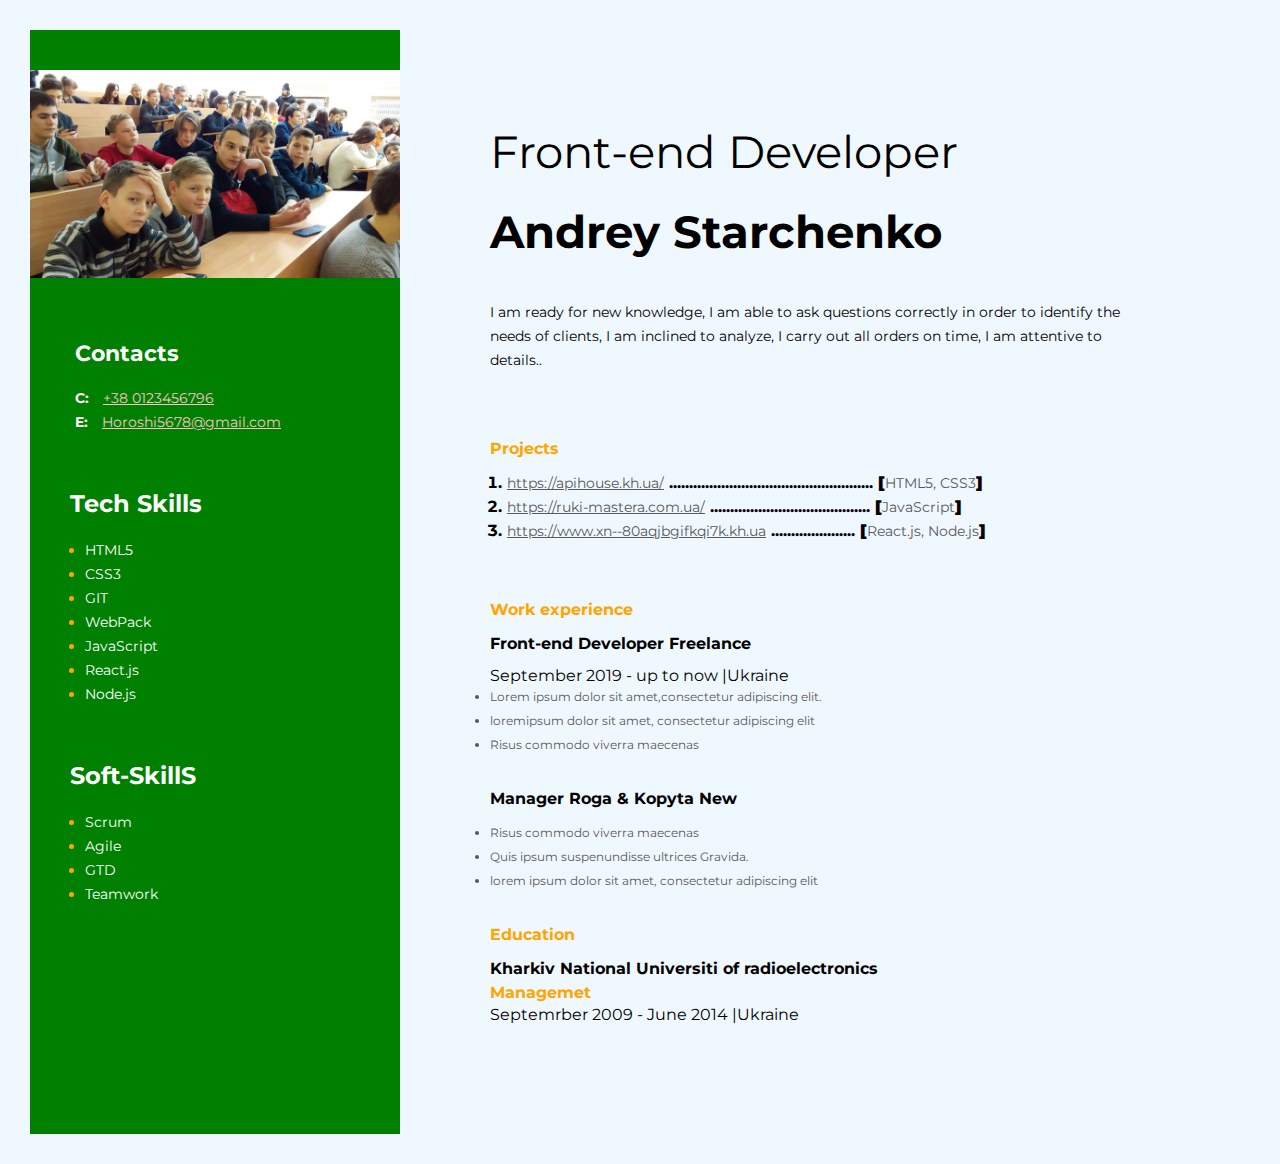
<file: School/index.html>
<!DOCTYPE html>
<html lang="en">

</html>

<head>
    <meta charset="UTF-8">
    <meta name="viewport" content="width=device-width, initial-scale=1.0">
    <title>My resume</title>
    <link rel="stylesheet" href="./css/styles.css">
    <link href="https://fonts.googleapis.com/css2?family=Montserrat:ital,wght@0,400;1,700&display=swap" rel="stylesheet">
</head>
<body>
    <!-- main container -->

    <div class="main-container">
        <aside class="sidebar">
            <img class="my-photo" src="./img/z.jpg" alt="My photo">

            <!--contacts container-->
            <div class="contacts-container">
                <h3 class="contacts-title">Contacts</h3>
                <div>
                    <span class="contacts-link-type">C:</span>
                    <a class="contacts-link" href="tel:+380505485771">+38 0123456796</a>
                </div>
                <div>
                    <span class="contacts-link-type">E:</span>
                    <a class="contacts-link" href="mailto:Horoshi5678@gmail.com">Horoshi5678@gmail.com</a>
                </div>
            </div>

            <!-- Tech skills container -->
            <div class="tech-skills-container">
                <h3 class="tech-skills-title">Tech Skills</h3>
                <ul>
                    <li class="tech-skills-item">
                        <span class="tech-skills-text">HTML5</span>
                    </li>
                    <li class="tech-skills-item">
                        <span class="tech-skills-text">CSS3</span>
                    </li>
                    <li class="tech-skills-item">
                        <span class="tech-skills-text">GIT</span>
                    </li>
                    <li class="tech-skills-item">
                        <span class="tech-skills-text">WebPack</span>
                    </li>
                    <li class="tech-skills-item">
                        <span class="tech-skills-text">JavaScript</span>
                    </li>
                    <li class="tech-skills-item">
                        <span class="tech-skills-text">React.js</span>
                    </li>
                    <li class="tech-skills-item">
                        <span class="tech-skills-text">Node.js</span>
                    </li>
                </ul>
            </div>
            <!-- Soft skills container -->
            <div class="tech-skills-container">
                <h3 class="tech-skills-title">Soft-SkillS</h3>
                <ul>
                    <li class="tech-skills-item"> 
                        <span class="tech-skills-text">Scrum</span>
                    </li>
                    <li class="tech-skills-item"> 
                        <span class="tech-skills-text">Agile</span>
                    </li>
                    <li class="tech-skills-item"> 
                        <span class="tech-skills-text">GTD</span>
                    </li>
                    <li class="tech-skills-item"> 
                        <span class="tech-skills-text">Teamwork</span>
                    </li>
                </ul>
            </div>
        </aside>
        <div class="about-me-info">
            

            <!-- about me container -->
            <div class="about-me-container">
                <!-- about me main info -->
                <div class="info-container">
                    <h2 class="profession">Front-end Developer</h2>
                    <h1 class="name">Andrey Starchenko</h1>
                    <p class="discription">I am ready for new knowledge, I am able to ask questions correctly in order to identify the needs of clients, I am inclined to analyze, I carry out all orders on time, I am attentive to details..</p>
                </div>
               
                <!-- project container -->
                <div class="projects-container"> 
                    <h3 class="about-me-title">Projects</h3>
                    <ol>
                        <li class="projects-item">
                            <a class="projects-link" href="https://apihouse.kh.ua/">https://apihouse.kh.ua/</a>
                            <span>...................................................</span>
                            <span><b>[</b><span class="tech-name">HTML5, CSS3</span><b>]</b></span>
                        </li>
                        <li class="projects-item">
                            <a class="projects-link" href="https://ruki-mastera.com.ua/">https://ruki-mastera.com.ua/</a>
                            <span>........................................</span>
                            <span><b>[</b><span class="tech-name">JavaScript</span><b>]</b></span>
                        </li>
                        <li class="projects-item">
                            <a class="projects-link" href="https://www.xn--80aqjbgifkqi7k.kh.ua/">https://www.xn--80aqjbgifkqi7k.kh.ua</a>
                            <span>.....................</span>
                            <span><b>[</b><span class="tech-name">React.js, Node.js</span><b>]</b></span>
                        </li>
                    </ol>

                </div>

                <!-- work experience-->
                <div>
                    <h3 class="about-me-title">Work experience</h3>

                    <!-- company 1 -->
                    <div>
                        <h4 class="profession-title">Front-end Developer <span class="profession-company">Freelance</span></h4>
                        <span class=".profession-time">
                         September 2019 - up to now  <span class="profession-divider">|</span>Ukraine
                     </span>

                        <ul class="profession-duties">
                            <li class="profession-duties-item">
                             Lorem ipsum dolor sit amet,consectetur adipiscing elit.</li>
                            <li class="profession-duties-item">loremipsum dolor sit amet, consectetur adipiscing elit</li>
                            <li class="profession-duties-item">Risus commodo viverra maecenas</li>
                        </ul>

                    </div>
                </div>

                <!-- company 2 -->
                <div>
                    <h4 class="profession-title">Manager <span class="profession-company">Roga & Kopyta New</span></h4>
                    <span class=".profession-time">
                       <span class="profession-divider"></span>
                 </span>

                    <ul class="profession-duties">
                        <li class="profession-duties-item">Risus commodo viverra maecenas</li>
                        <li class="profession-duties-item">Quis ipsum suspenundisse ultrices Gravida.</li>
                        <li class="profession-duties-item">lorem ipsum dolor sit amet, consectetur adipiscing elit</li>
                    </ul>

                </div>
         <!--Education-->   
<div> 
    <h3 class="about-me-title">Education</span></h3>
    <p><b<span class="profession-company">Kharkiv National Universiti of radioelectronics</span></b></p>
    <p><span class="about-me-title">Managemet</span></p>
    <span>
        Septemrber 2009 - June 2014 <span class="profession-divider">|</span>Ukraine 
    </span>
</div>   
        </div>
    </div>

</body>

</html>
</file>
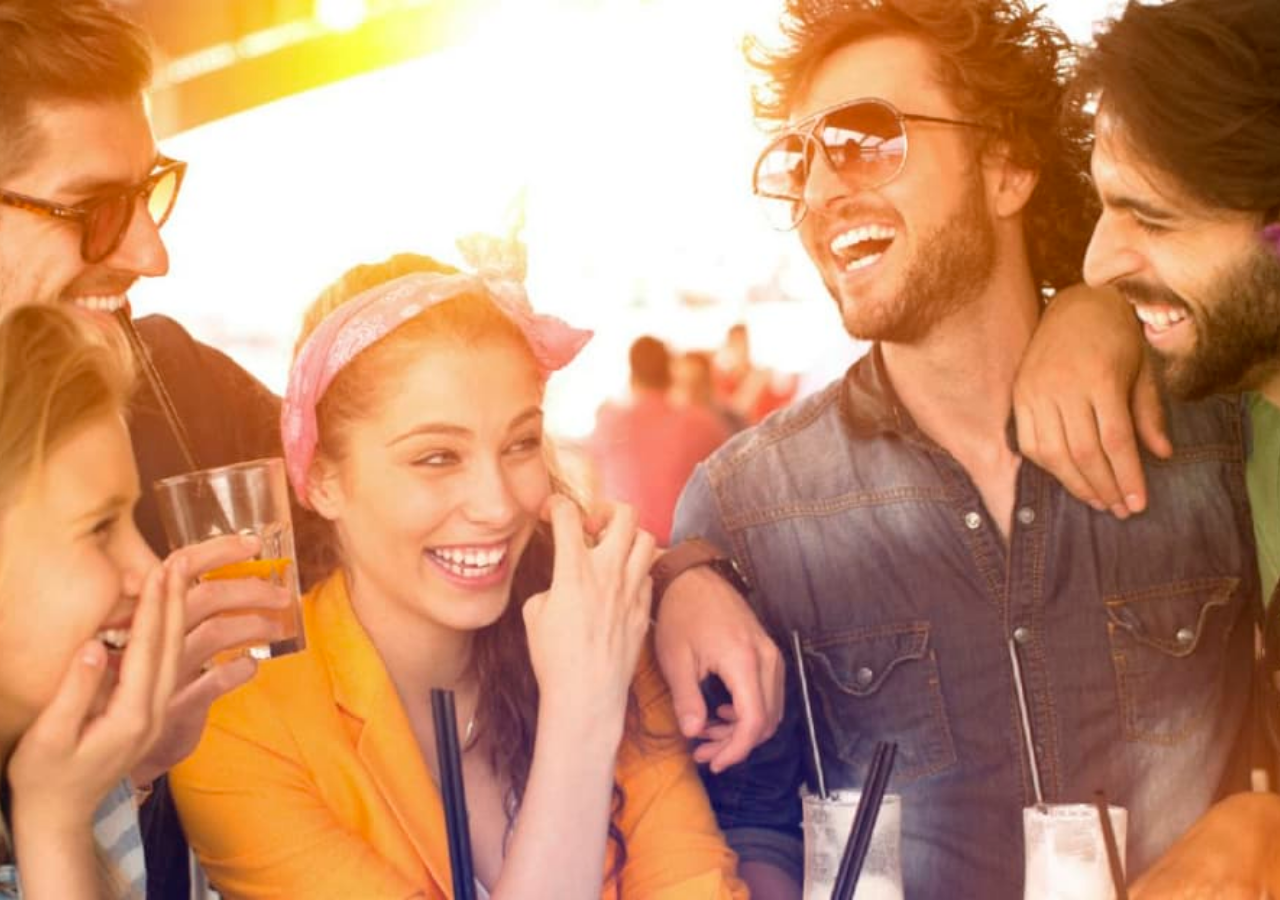
<file: Urlaub/index.html>
<!DOCTYPE html>
<html lang="en">
<head>
    <meta charset="UTF-8">
    <meta http-equiv="X-UA-Compatible" content="IE=edge">
    <meta name="viewport" content="width=device-width, initial-scale=1.0">
    <link rel="preconnect" href="https://fonts.gstatic.com">
    <link href="https://fonts.googleapis.com/css2?family=Montserrat:wght@400;700&family=Roboto:wght@300;400&display=swap" rel="stylesheet">
    <link rel="stylesheet" href="css/style.css">
    <title>Urlaubsgluck</title>
</head>
<body>
    <div class="wrapper">
        <header>
            <a href="index.html" class="logo">Urlaubsgluck</a>
            <div class="auth">
                <input type="button" class="login" value="Log in">
                <input type="button" class="singup" value="Sing up">
            </div>
        </header>
    </div>
    <main>
        <section class="promo">
            
        </section>
    </main>
</body>
</html>
</file>
<file: Homework-5/css/styles.css>
@import url('https://fonts.googleapis.com/css2?family=Playfair+Display:wght@400;500;700;900&display=swap');

@import url('https://fonts.googleapis.com/css2?family=Ubuntu:wght@300&display=swap');




@import "./header.css";

@import "./card.css"
</file>
<file: School/css/styles.css>
* {
    padding: 0;
    margin: 0;
    box-sizing: border-box;
}

body {
    background-color: aliceblue;
    padding: 20px;
    font-family: Montserrat;
}

.wrapper {
    background-color: #ffffff;
    display: flex;
    max-width: 1200px;
    margin: 0 auto;
    box-shadow: 5px 9px 20px rgba(0,0,0,0,15);|
}

.main-container {
    width: 1200px;
    margin: 10px;
    display: flex;
}

.sidebar {
    background: green;
    width: 370px;
    padding-top: 40px;
    padding-bottom: 40px;
}

.my-photo {
    width: 370px;
}

.about-me-container {
    padding: 110px 90px;
}

.contacts-container {
    margin-top: 60px;
    margin-left: 40px;
    margin-right: 40px;
    padding-left: 5px;
}

.contacts-title {
    font-size: 22px;
    font-weight: 700;
    line-height: 24px;
    color: #ffffff;
    margin-bottom: 20px;
}

.contacts-link {
    font-size: 14px;
    font-weight: 400;
    line-height: 24px;
    color: pink;
}

.contacts-link-type {
    font-size: 14px;
    font-weight: 700;
    line-height: 24px;
    color: #ffffff;
    margin-right: 10px;
}

.tech-skills-title {
    font-size: 22px;
    font-weight: 700;
    font-size: 24px;
    margin-bottom: 20px;
    color: #ffffff;
}

.tech-skills-container {
    margin-left: 40px;
    margin-right: 40px;
    margin-top: 55px;
}

.soft-skill-container {
    margin-left: 40px;
    margin-right: 40px;
    margin-top: 55px;
}

.tech-skills-item {
    font-size: 14px;
    font-weight: 400;
    line-height: 24px;
    margin-left: 15px;
    color: orange;
}

.tech-skills-text {
    color: #FFFFFF;
}

.profession {
    font-size: 45px;
    font-weight: 400;
    line-height: 24px;
    margin-bottom: 23px;
}

.name {
    font-size: 45px;
    font-weight: 700;
    line-height: 89px;
}

.discription {
    font-size: 14px;
    font-weight: 400;
    line-height: 24px;
    margin-top: 24px;
}

.info-container {
    margin-bottom: 65px;
}

.about-me-title {
    color: orange;
    font-size: 16px;
    font-weight: 700;
    line-height: 24px;
    margin-bottom: 10px;
}

.projects-link {
    color: #595959;
    font-size: 14px;
    font-weight: 400;
    line-height: 24px;
}

.tech-name {
    color: #595959;
    font-size: 14px;
    font-weight: 400;
    line-height: 24px;
}

.projects-item {
    font-weight: 700;
    margin-left: 17px;
}

.projects-container {
    margin-bottom: 55px;
}

.profession-title {
    font-size: 16px;
    font-weight: 700;
    line-height: 24px;
    margin-top: 10px;
    margin-bottom: 10px;   
}

.profession-company {
    color: black;
    font-size: 16px;
    font-weight: 700;
    line-height: 24px;
    margin-bottom: 10px;
}

.profession-time {
    color: #a8a8a8;
    font-size: 12px;
    font-weight: 400;
    line-height: 24px;
    
}

.profession-divider {
   color: blacks;
}

.profession-duties {
    margin-bottom: 14px;
    margin-bottom: 30px;
}

.profession-duties-item {
    color: #595959;
    font-size: 12px;
    font-weight: 400;
    line-height: 24px;
}
</file>
<file: Urlaub/css/style.css>
* {
  margin: 0;
  padding: 0;
  -webkit-box-sizing: border-box;
          box-sizing: border-box;
}

header {
  position: absolute;
  width: 100%;
  top: 0;
  padding-top: 20px;
  padding-bottom: 20px;
  display: -webkit-box;
  display: -ms-flexbox;
  display: flex;
  -webkit-box-pack: center;
      -ms-flex-pack: center;
          justify-content: center;
}

header .logo {
  display: none;
}

header .login {
  background-color: transparent;
  color: #fff;
  font-family: "Monsserat" , sans-serif;
  font-size: 14px;
  font-weight: 700;
  padding: 10px 15px;
  border: none;
}

header .singup {
  background-color: transparent;
  color: #fff;
  font-family: "Monsserat" , sans-serif;
  font-size: 14px;
  font-weight: 700;
  padding: 10px 15px;
  border: 2px solid #fff;
  border-radius: 25px;
}

.promo {
  height: 100vh;
  background: url(../img/promo-bg.jpg) center/cover no-repeat;
}
</file>
<file: Homework-8/css/styles.css>
@import "./reset.css";
@import "./header.css";
@import url('https://fonts.googleapis.com/css2?family=Montserrat:wght@700&display=swap');
@import url('https://fonts.googleapis.com/css2?family=Montserrat&display=swap');
@import url('https://fonts.googleapis.com/css2?family=Montserrat&display=swap');
@import url('https://fonts.googleapis.com/css2?family=Montserrat:wght@700&display=swap');
@import url('https://fonts.googleapis.com/css2?family=Kaushan+Script&display=swap');

main{
    
}
</file>
